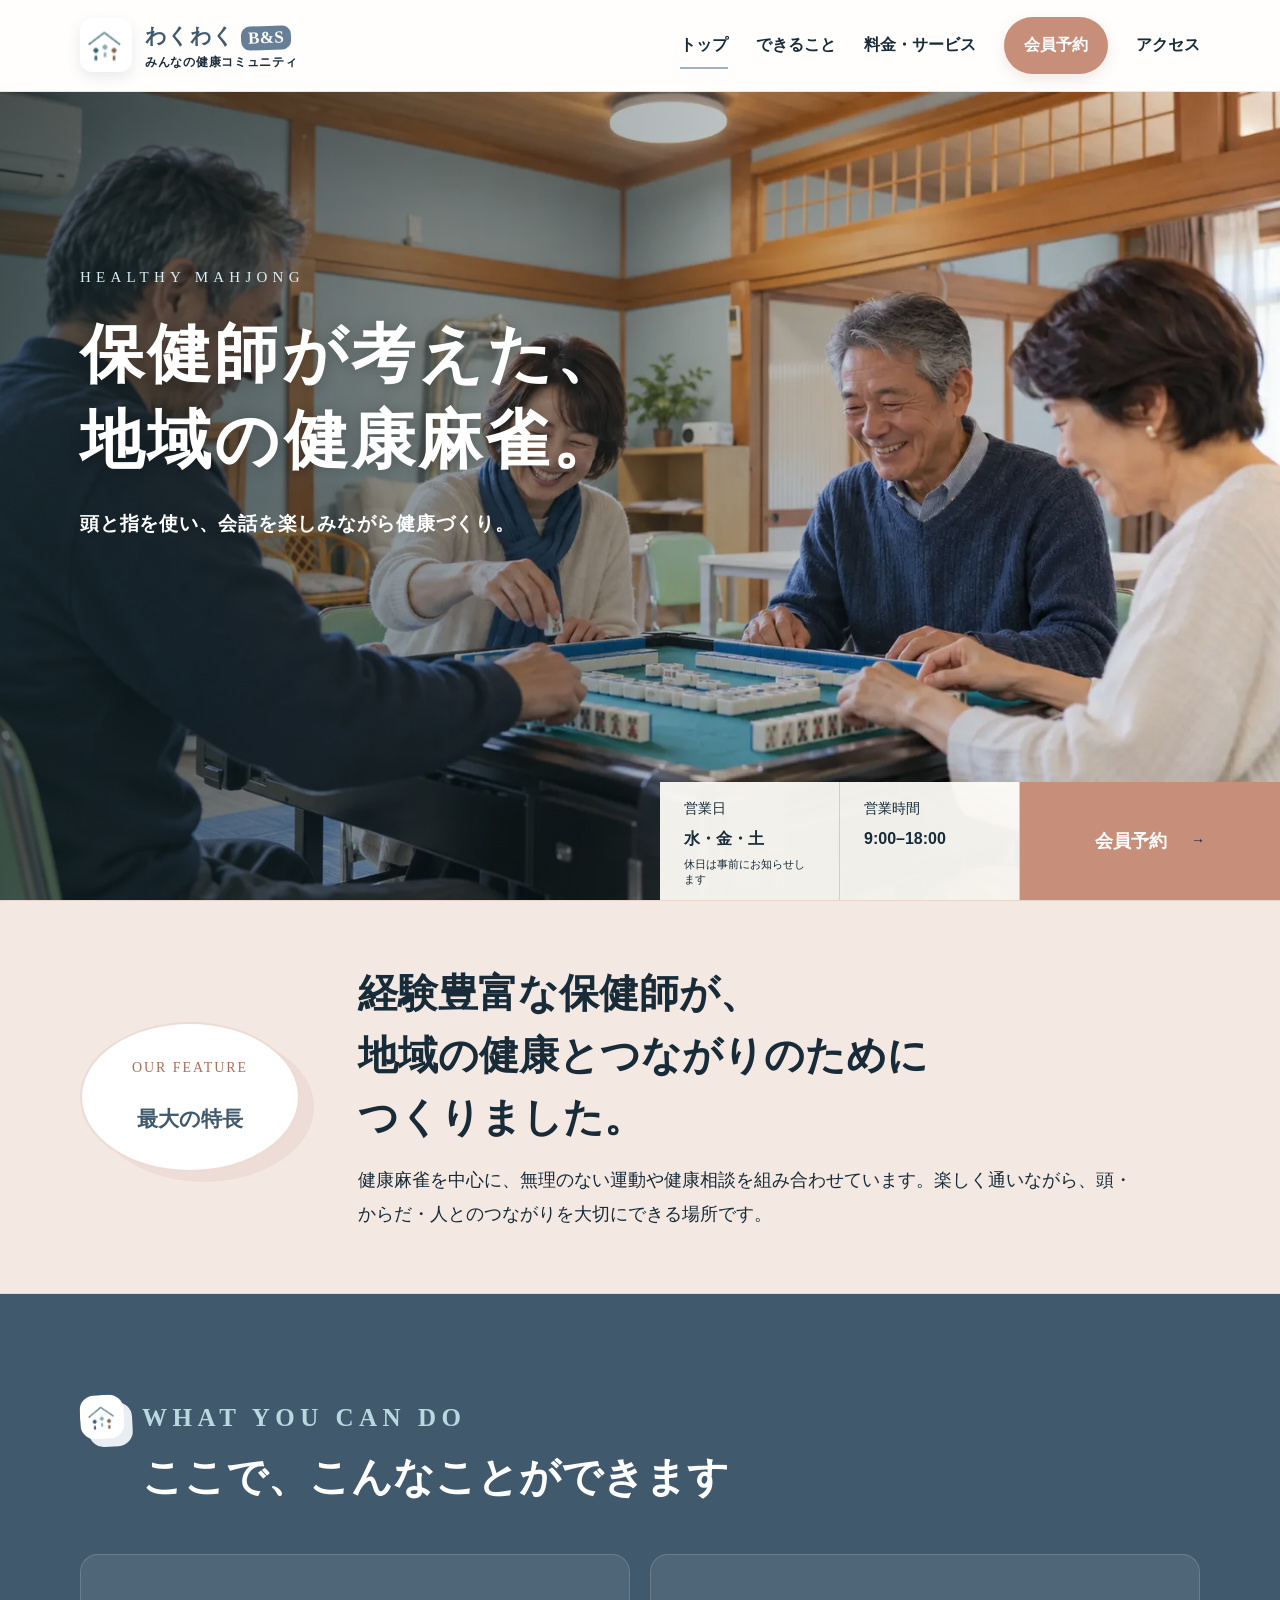
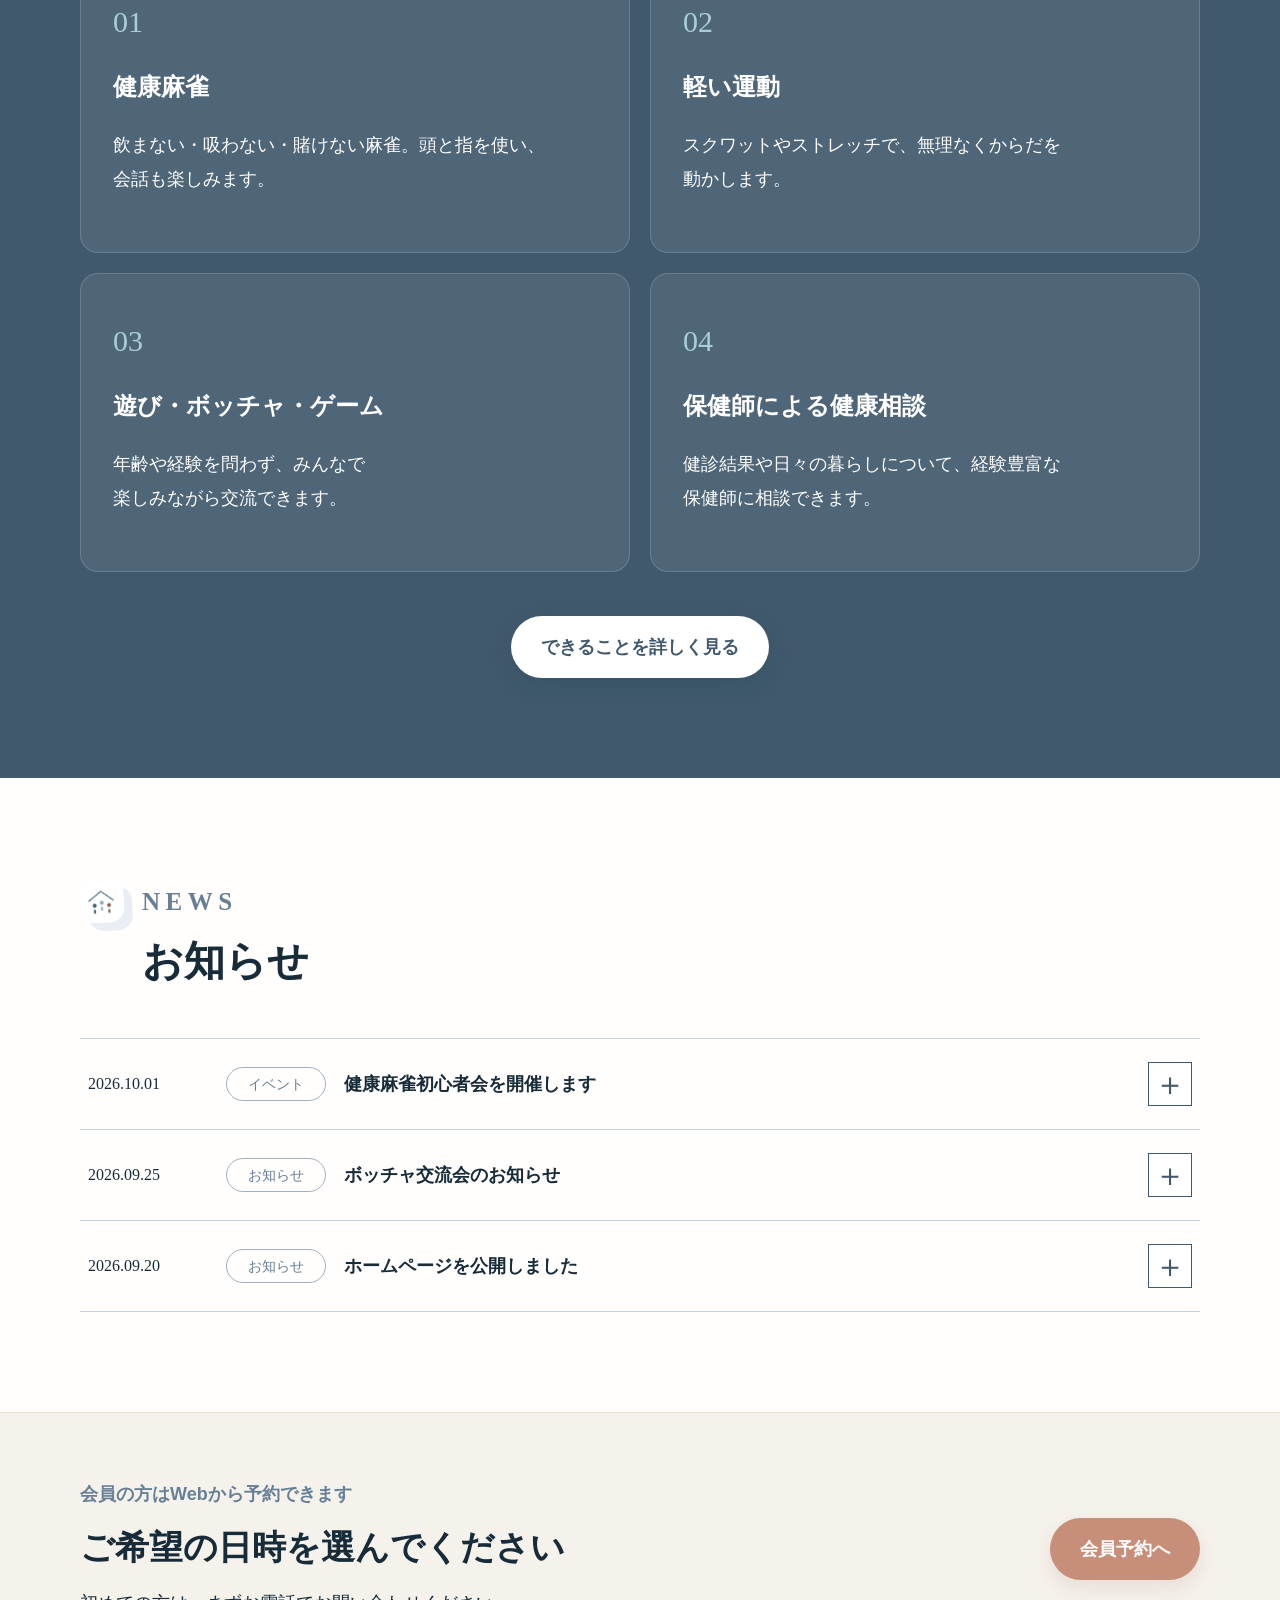
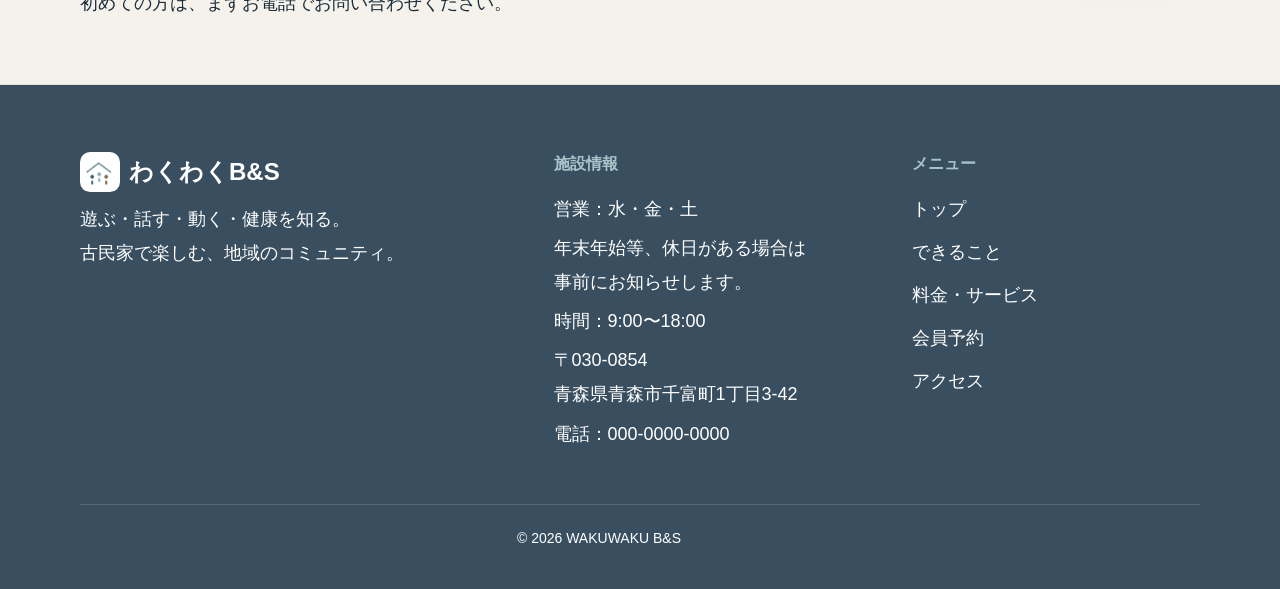
<file: index.html>
<!doctype html>
<html lang="ja">
	<head>
		<meta charset="utf-8">
		<meta name="viewport" content="width=device-width,initial-scale=1">
		<meta name="description" content="遊ぶ・話す・動く・健康を知る。古民家で楽しむ地域コミュニティ施設、わくわくB&S。">
		<title>わくわくB&S｜遊ぶ・つながる・健康になる</title>
		<link rel="icon" type="image/png" href="images/logo.png">
		<link rel="stylesheet" href="css/style.css">
	</head>
	<body data-page="home">
		<a class="skip-link" href="#main">本文へ移動</a>
		<header id="siteHeader"></header>
		<main id="main">
			<section class="hero" aria-label="施設の紹介スライド">
				<div class="hero-slide is-active" data-slide><img class="hero-image" src="images/main01.webp" alt=""
				                                                  fetchpriority="high">
					<div class="hero-copy"><p class="hero-kicker">HEALTHY MAHJONG</p>
						<h1>保健師が考えた、<br>地域の健康麻雀。</h1>
						<p>頭と指を使い、会話を楽しみながら健康づくり。</p></div>
				</div>
				<div class="hero-slide" data-slide><img class="hero-image" src="images/main02.webp" alt=""
				                                        loading="lazy">
					<div class="hero-copy"><p class="hero-kicker">CONNECT</p>
						<h2>世代をこえて、<br>つながる居場所。</h2>
						<p>子どもからシニアまで、自然と笑顔が集まります。</p></div>
				</div>
				<div class="hero-slide" data-slide><img class="hero-image" src="images/main03.webp" alt=""
				                                        loading="lazy">
					<div class="hero-copy"><p class="hero-kicker">MOVE</p>
						<h2>できる範囲で、<br>気持ちよく動く。</h2>
						<p>遊びの合間に、約4分のやさしい体操。</p></div>
				</div>
				<div class="hero-slide" data-slide><img class="hero-image" src="images/main04.webp" alt=""
				                                        loading="lazy">
					<div class="hero-copy"><p class="hero-kicker">ENJOY</p>
						<h2>いくつになっても、<br>夢中になれる。</h2>
						<p>ボッチャで楽しく、からだと心を元気に。</p></div>
				</div>
			<div class="hero-quick">
					<div><span>営業日</span><strong>水・金・土</strong><small>休日は事前にお知らせします</small></div>
					<div><span>営業時間</span><strong>9:00–18:00</strong></div>
					<a href="reservation.html">会員予約 <span>→</span></a>
				</div>
			</section>

			<section class="nurse-feature">
				<div class="wrap nurse-feature-inner">
					<div class="nurse-feature-label"><span>OUR FEATURE</span><strong>最大の特長</strong></div>
					<div><h2>経験豊富な保健師が、<br>地域の健康とつながりのためにつくりました。</h2>
						<p>
							健康麻雀を中心に、無理のない運動や健康相談を組み合わせています。楽しく通いながら、頭・からだ・人とのつながりを大切にできる場所です。</p>
					</div>
				</div>
			</section>

			<section class="activity-preview section">
				<div class="wrap">
					<div class="section-heading light"><p>WHAT YOU CAN DO</p>
						<h2>ここで、こんなことができます</h2></div>
					<div class="activity-cards">
						<article><span>01</span>
							<h3>健康麻雀</h3>
							<p>飲まない・吸わない・賭けない麻雀。頭と指を使い、会話も楽しみます。</p></article>
						<article><span>02</span>
							<h3>軽い運動</h3>
							<p>スクワットやストレッチで、無理なくからだを動かします。</p></article>
						<article><span>03</span>
							<h3>遊び・ボッチャ・ゲーム</h3>
							<p>年齢や経験を問わず、みんなで楽しみながら交流できます。</p></article>
						<article><span>04</span>
							<h3>保健師による健康相談</h3>
							<p>健診結果や日々の暮らしについて、経験豊富な保健師に相談できます。</p></article>
					</div>
					<p class="center"><a class="button button-light" href="activity.html">できることを詳しく見る</a></p>
				</div>
			</section>

			<section class="news section wrap">
				<div class="section-heading"><p>NEWS</p>
					<h2>お知らせ</h2></div>
				<div class="news-list">
					<article class="news-item"><button class="news-summary" type="button" aria-expanded="false" aria-controls="news-detail-1" aria-label="健康麻雀初心者会を開催しますの詳細を開く"><time datetime="2026-10-01">2026.10.01</time><span class="tag">イベント</span><strong>健康麻雀初心者会を開催します</strong><span class="news-toggle" aria-hidden="true">＋</span></button><div class="news-detail" id="news-detail-1" hidden><p>
							健康麻雀が初めての方を対象に、牌の持ち方や基本ルールからゆっくりご案内します。参加日時や定員などの詳細は、決まり次第こちらでお知らせします。</p>
						</div></article>
					<article class="news-item"><button class="news-summary" type="button" aria-expanded="false" aria-controls="news-detail-2" aria-label="ボッチャ交流会のお知らせの詳細を開く"><time datetime="2026-09-25">2026.09.25</time><span class="tag">お知らせ</span><strong>ボッチャ交流会のお知らせ</strong><span class="news-toggle" aria-hidden="true">＋</span></button><div class="news-detail" id="news-detail-2" hidden><p>
							年齢や運動経験を問わず楽しめるボッチャ交流会を予定しています。ご家族やお友達と一緒の参加も歓迎します。開催時間などは後日ご案内します。</p>
						</div></article>
					<article class="news-item"><button class="news-summary" type="button" aria-expanded="false" aria-controls="news-detail-3" aria-label="ホームページを公開しましたの詳細を開く"><time datetime="2026-09-20">2026.09.20</time><span class="tag">お知らせ</span><strong>ホームページを公開しました</strong><span class="news-toggle" aria-hidden="true">＋</span></button><div class="news-detail" id="news-detail-3" hidden><p>わくわくB&amp;Sの活動内容、料金、会員予約、アクセスをご確認いただけます。最新のお知らせや営業日の変更も、このページで随時ご案内します。</p>
						</div></article>
				</div>
			</section>

			<section class="visit-cta">
				<div class="wrap visit-grid">
					<div><p>会員の方はWebから予約できます</p>
						<h2>ご希望の日時を選んでください</h2><span>初めての方は、まずお電話でお問い合わせください。</span>
					</div>
					<a class="button" href="reservation.html">会員予約へ</a></div>
			</section>
		</main>
		<footer id="siteFooter"></footer>
		<script src="js/main.js"></script>
	</body>
</html>
</file>
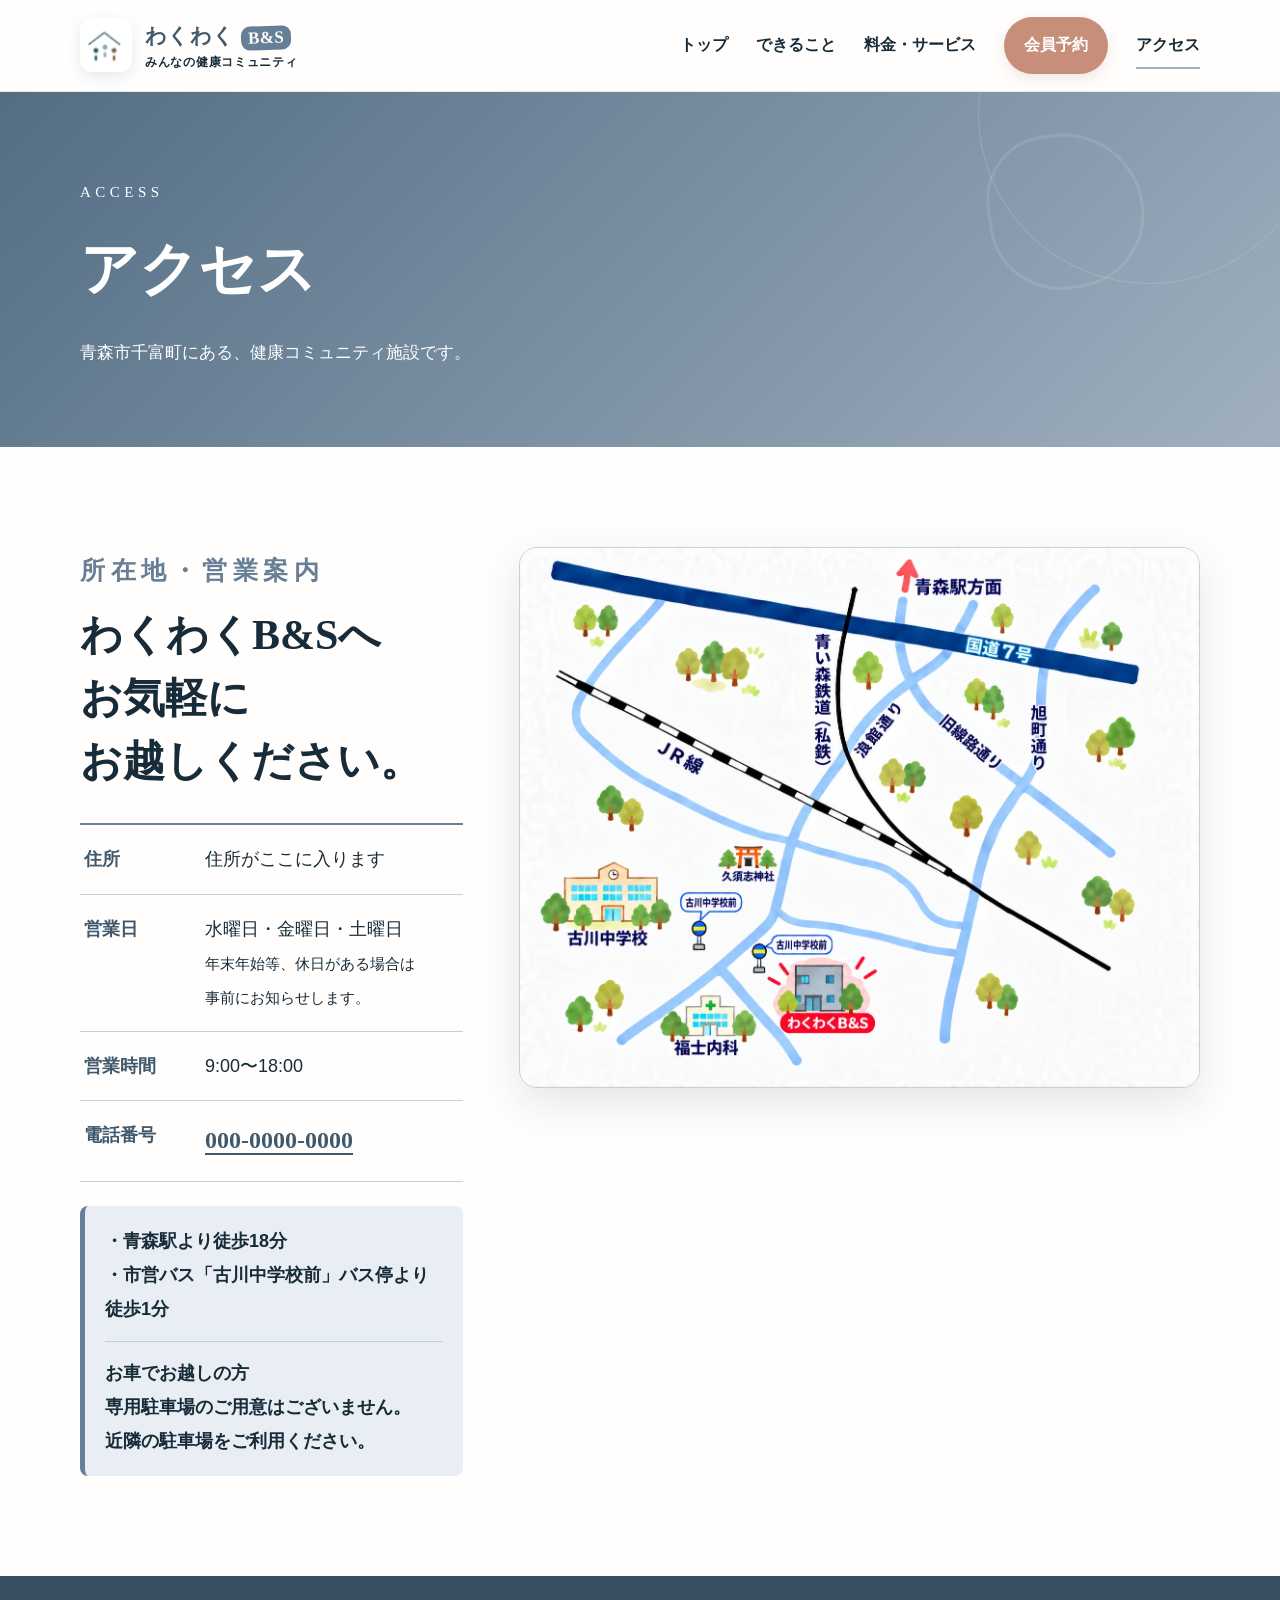
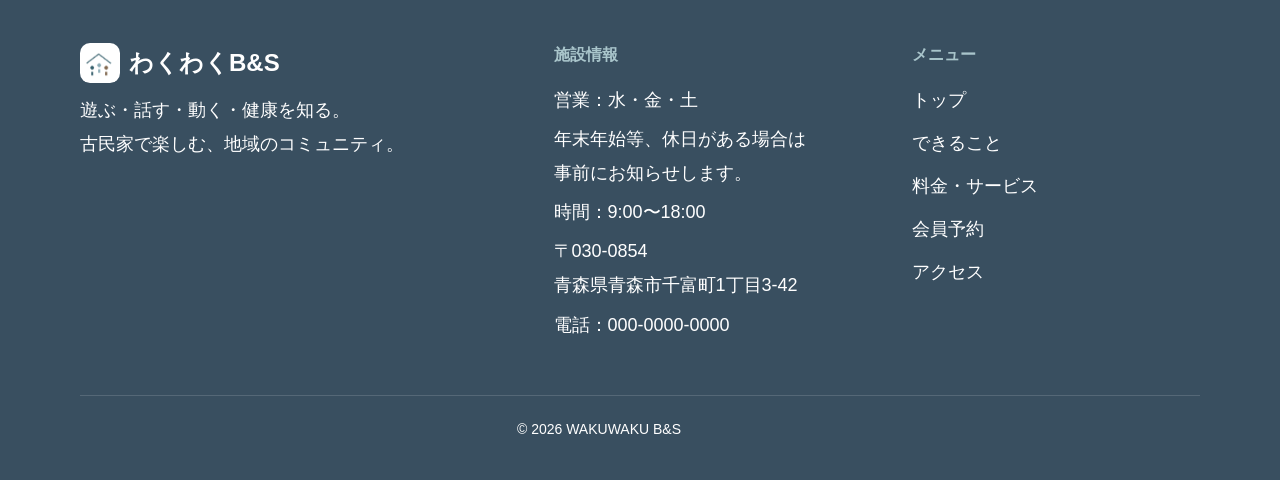
<file: access.html>
<!doctype html>
<html lang="ja">
	<head>
		<meta charset="utf-8">
		<meta name="viewport" content="width=device-width,initial-scale=1">
		<meta name="description" content="わくわくB&Sへのアクセス、所在地、営業日時のご案内。">
		<title>アクセス｜わくわくB&S</title>
		<link rel="icon" type="image/png" href="images/logo.png">
		<link rel="stylesheet" href="css/style.css">
	</head>
	<body data-page="access"><a class="skip-link" href="#main">本文へ移動</a>
		<header id="siteHeader"></header>
		<main id="main">
			<section class="page-hero">
				<div class="wrap"><p>ACCESS</p>
					<h1>アクセス</h1><span>青森市千富町にある、健康コミュニティ施設です。</span></div>
			</section>
			<section class="section wrap access-layout">
				<div class="access-copy"><p class="eyebrow">所在地・営業案内</p>
					<h2>わくわくB&Sへ<br>お気軽にお越しください。</h2>
					<dl class="access-info">
						<div>
							<dt>住所</dt>
							<dd>住所がここに入ります</dd>
						</div>
						<div>
							<dt>営業日</dt>
							<dd>
								水曜日・金曜日・土曜日<br><small>年末年始等、休日がある場合は事前にお知らせします。</small>
							</dd>
						</div>
						<div>
							<dt>営業時間</dt>
							<dd>9:00〜18:00</dd>
						</div>
						<div>
							<dt>電話番号</dt>
							<dd><a class="access-phone" href="tel:0000000000">000-0000-0000</a></dd>
						</div>
					</dl>
					<div class="access-note"><p>・青森駅より徒歩18分<br>・市営バス「古川中学校前」バス停より徒歩1分</p>
						<p><strong>お車でお越しの方</strong><br>専用駐車場のご用意はございません。近隣の駐車場をご利用ください。
						</p></div>
				</div>
				<figure class="access-map"><img src="images/access-map-v2.webp"
				                                alt="わくわくB&amp;S周辺のイラスト地図。古川中学校前バス停から施設までの位置関係を示しています。"
				                                width="1407" height="1118"></figure>
			</section>
		</main>
		<footer id="siteFooter"></footer>
		<script src="js/main.js"></script>
	</body>
</html>
</file>
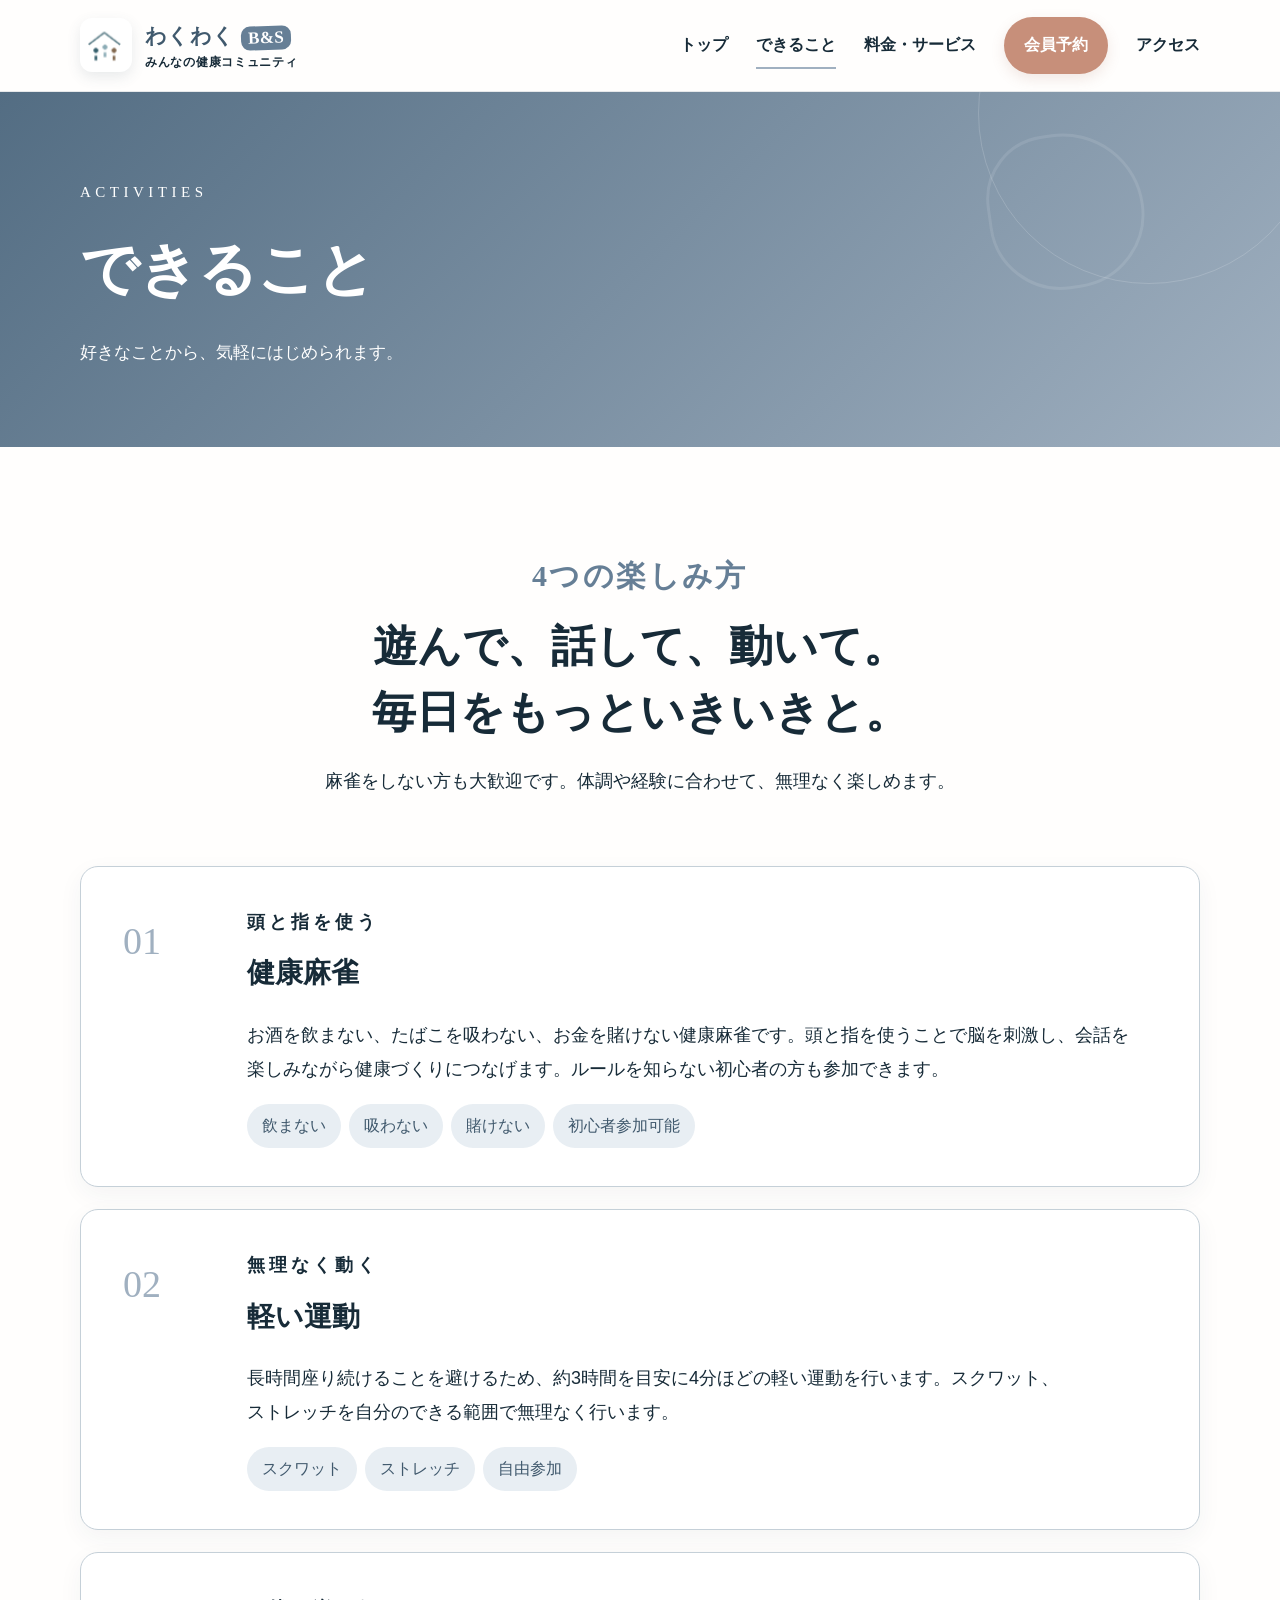
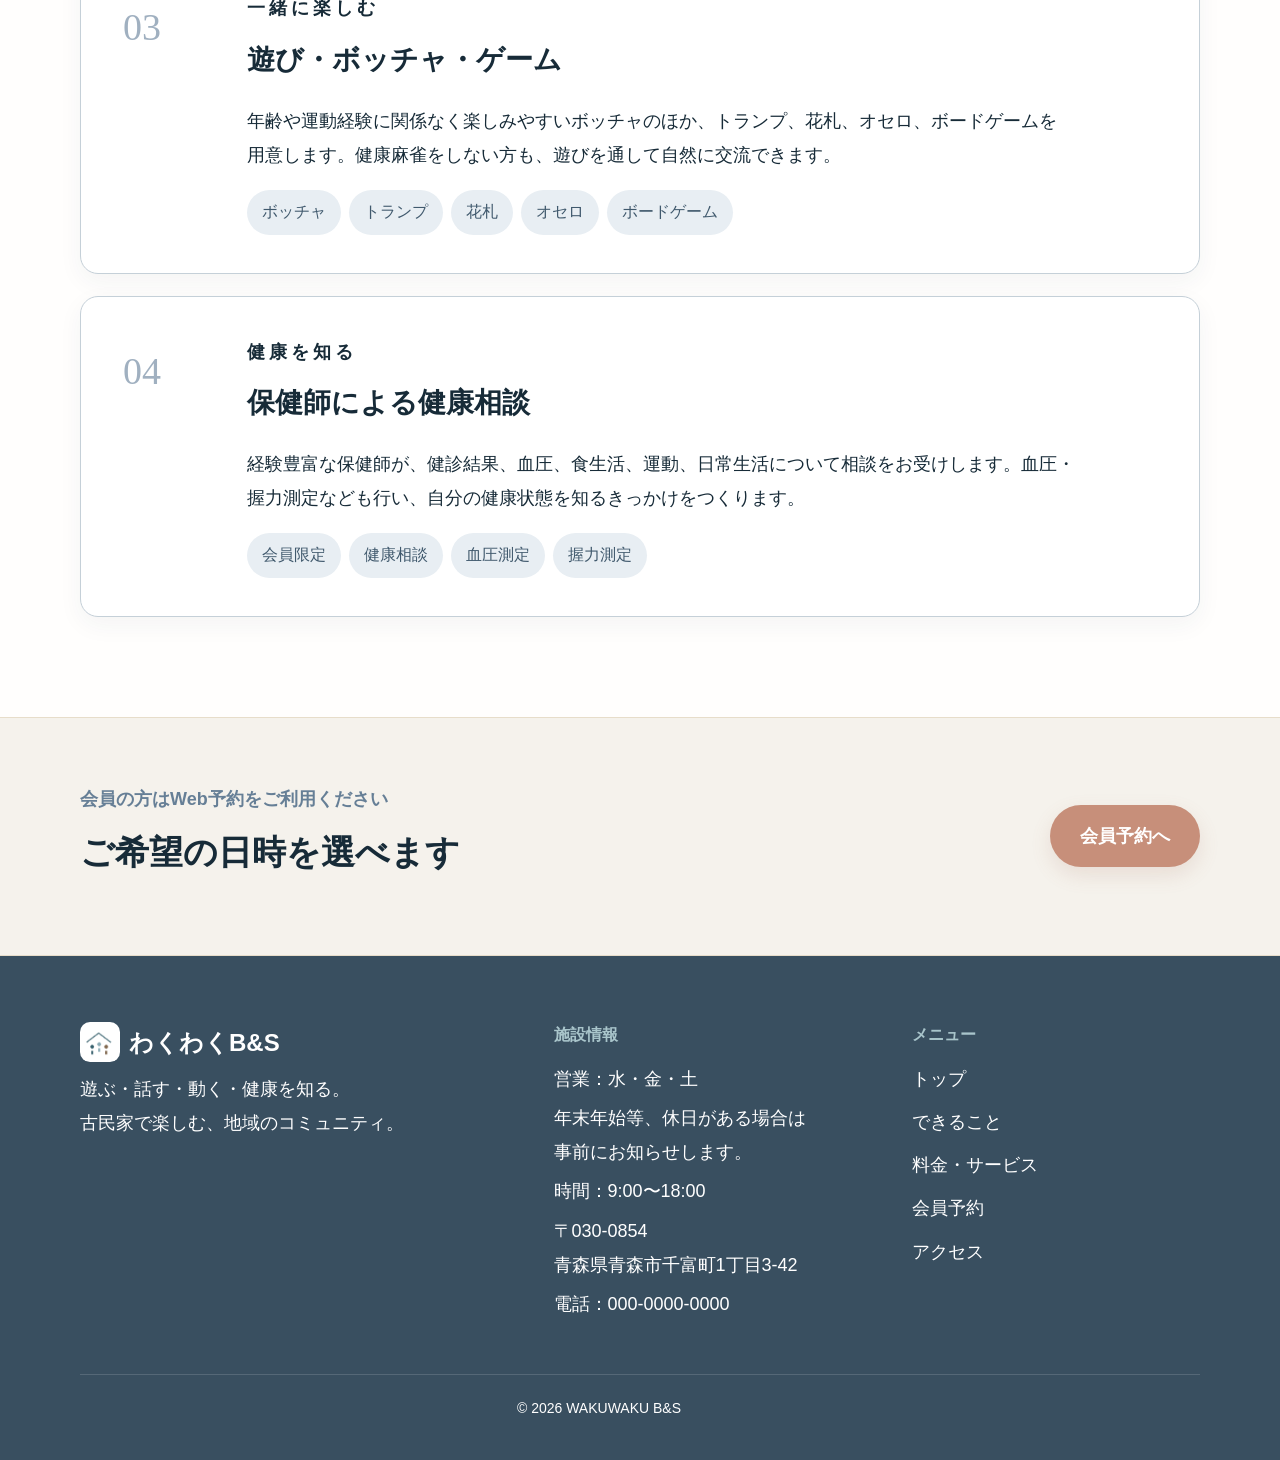
<file: activity.html>
<!doctype html>
<html lang="ja">
	<head>
		<meta charset="utf-8">
		<meta name="viewport" content="width=device-width,initial-scale=1">
		<meta name="description" content="健康麻雀、ゲーム、軽い運動、ボッチャ、健康相談など、わくわくB&Sでできること。">
		<title>できること｜わくわくB&S</title>
		<link rel="icon" type="image/png" href="images/logo.png">
		<link rel="stylesheet" href="css/style.css">
	</head>
	<body data-page="activity"><a class="skip-link" href="#main">本文へ移動</a>
		<header id="siteHeader"></header>
		<main id="main">
			<section class="page-hero">
				<div class="wrap"><p>ACTIVITIES</p>
					<h1>できること</h1><span>好きなことから、気軽にはじめられます。</span></div>
			</section>
			<section class="section wrap">
				<div class="page-intro"><p class="eyebrow activity-kicker">4つの楽しみ方</p>
					<h2>遊んで、話して、動いて。<br>毎日をもっといきいきと。</h2>
					<p>麻雀をしない方も大歓迎です。体調や経験に合わせて、無理なく楽しめます。</p></div>
				<div class="feature-list">
					<article>
						<div class="feature-number">01</div>
						<div><p class="eyebrow">頭と指を使う</p>
							<h3>健康麻雀</h3>
							<p>
								お酒を飲まない、たばこを吸わない、お金を賭けない健康麻雀です。頭と指を使うことで脳を刺激し、会話を楽しみながら健康づくりにつなげます。ルールを知らない初心者の方も参加できます。</p>
							<ul class="chip-list">
								<li>飲まない</li>
								<li>吸わない</li>
								<li>賭けない</li>
								<li>初心者参加可能</li>
							</ul>
						</div>
					</article>
					<article>
						<div class="feature-number">02</div>
						<div><p class="eyebrow">無理なく動く</p>
							<h3>軽い運動</h3>
							<p>
								長時間座り続けることを避けるため、約3時間を目安に4分ほどの軽い運動を行います。スクワット、ストレッチを自分のできる範囲で無理なく行います。</p>
							<ul class="chip-list">
								<li>スクワット</li>
								<li>ストレッチ</li>
								<li>自由参加</li>
							</ul>
						</div>
					</article>
					<article>
						<div class="feature-number">03</div>
						<div><p class="eyebrow">一緒に楽しむ</p>
							<h3>遊び・ボッチャ・ゲーム</h3>
							<p>
								年齢や運動経験に関係なく楽しみやすいボッチャのほか、トランプ、花札、オセロ、ボードゲームを用意します。健康麻雀をしない方も、遊びを通して自然に交流できます。</p>
							<ul class="chip-list">
								<li>ボッチャ</li>
								<li>トランプ</li>
								<li>花札</li>
								<li>オセロ</li>
								<li>ボードゲーム</li>
							</ul>
						</div>
					</article>
					<article>
						<div class="feature-number">04</div>
						<div><p class="eyebrow">健康を知る</p>
							<h3>保健師による健康相談</h3>
							<p>
								経験豊富な保健師が、健診結果、血圧、食生活、運動、日常生活について相談をお受けします。血圧・握力測定なども行い、自分の健康状態を知るきっかけをつくります。</p>
							<ul class="chip-list">
								<li>会員限定</li>
								<li>健康相談</li>
								<li>血圧測定</li>
								<li>握力測定</li>
							</ul>
						</div>
					</article>
				</div>
			</section>
			<section class="visit-cta">
				<div class="wrap visit-grid">
					<div><p>会員の方はWeb予約をご利用ください</p>
						<h2>ご希望の日時を選べます</h2></div>
					<a class="button" href="reservation.html">会員予約へ</a></div>
			</section>
		</main>
		<footer id="siteFooter"></footer>
		<script src="js/main.js"></script>
	</body>
</html>
</file>
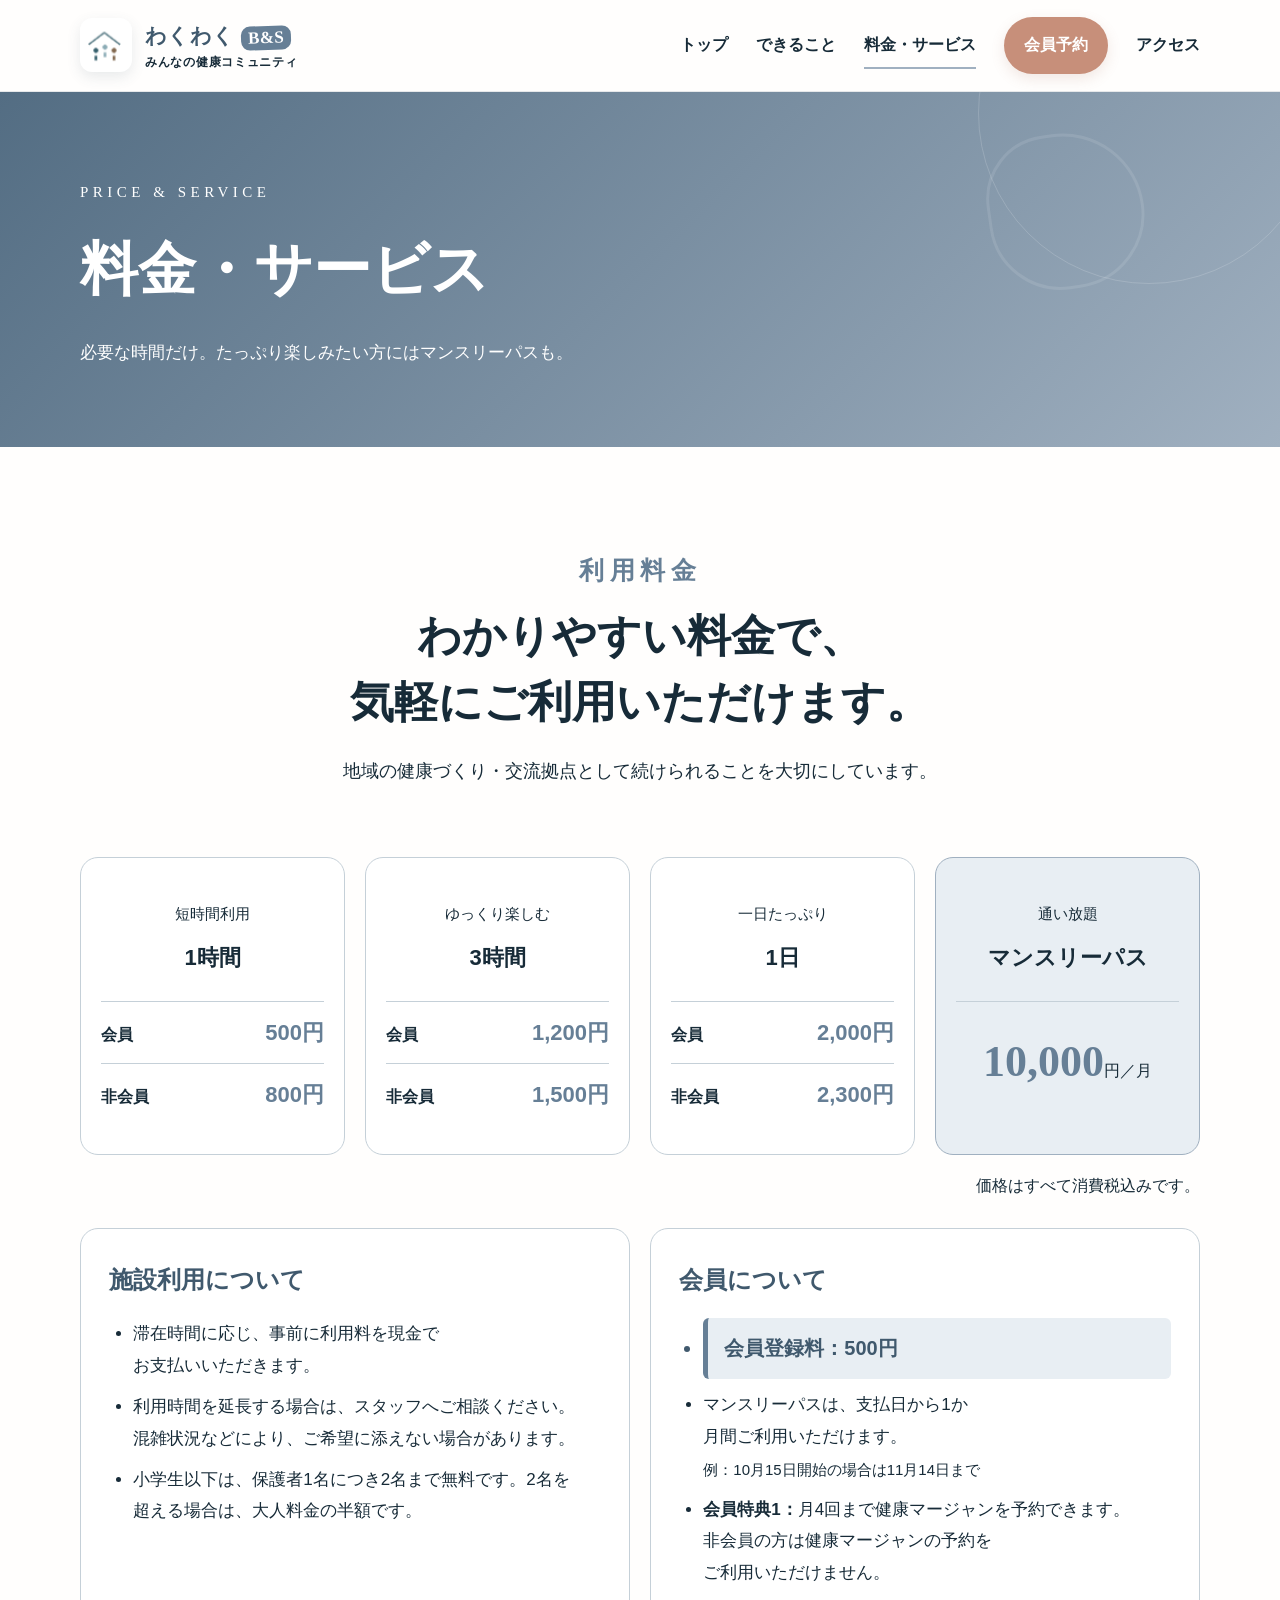
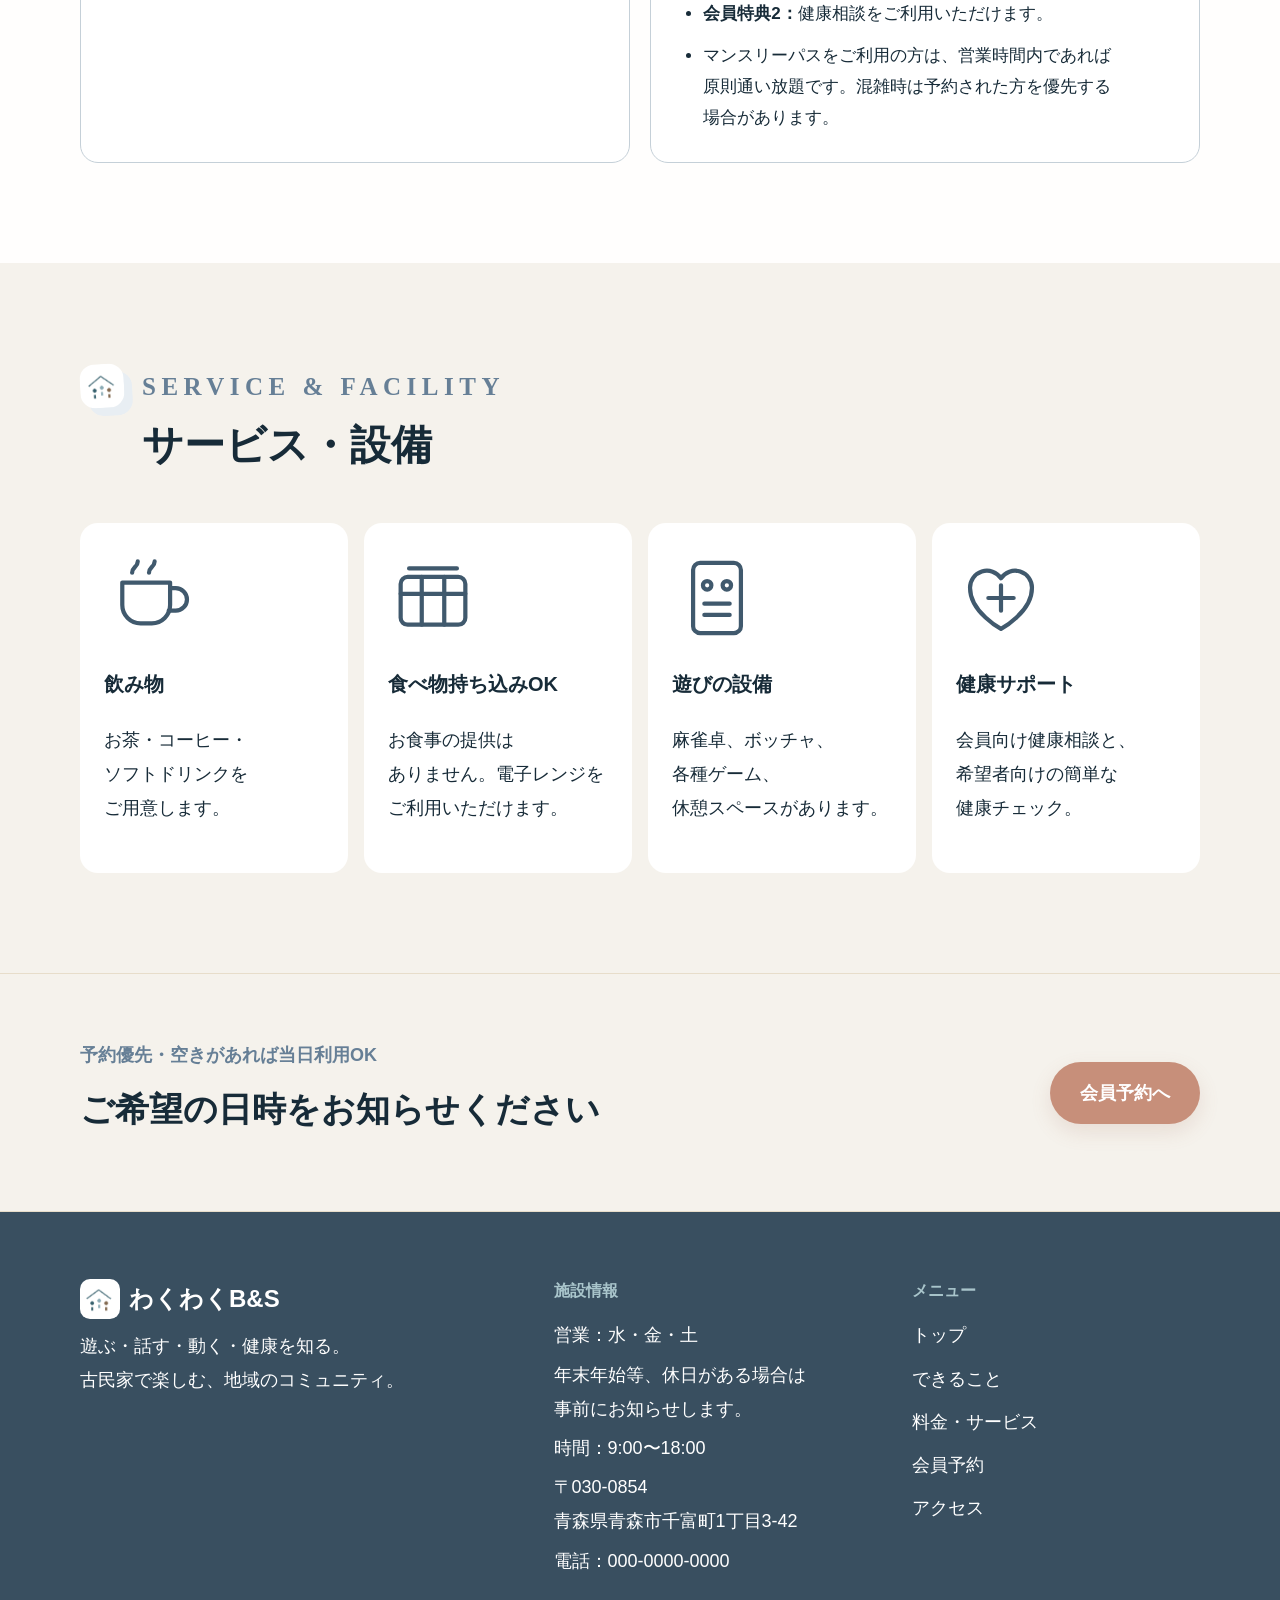
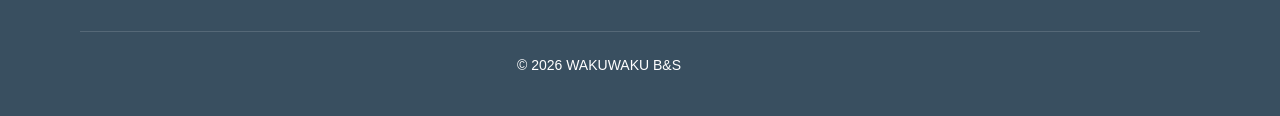
<file: price.html>
<!doctype html>
<html lang="ja">
	<head>
		<meta charset="utf-8">
		<meta name="viewport" content="width=device-width,initial-scale=1">
		<meta name="description" content="わくわくB&Sの利用料金、会員制度、飲み物や設備のご案内。">
		<title>料金・サービス｜わくわくB&S</title>
		<link rel="icon" type="image/png" href="images/logo.png">
		<link rel="stylesheet" href="css/style.css">
	</head>
	<body data-page="price"><a class="skip-link" href="#main">本文へ移動</a>
		<header id="siteHeader"></header>
		<main id="main">
			<section class="page-hero">
				<div class="wrap"><p>PRICE & SERVICE</p>
					<h1>料金・サービス</h1><span>必要な時間だけ。たっぷり楽しみたい方にはマンスリーパスも。</span></div>
			</section>
			<section class="section wrap">
				<div class="page-intro"><p class="eyebrow">利用料金</p>
					<h2>わかりやすい料金で、<br>気軽にご利用いただけます。</h2>
					<p>地域の健康づくり・交流拠点として続けられることを大切にしています。</p></div>
				<div class="price-grid">
					<article><span>短時間利用</span>
						<h3>1時間</h3>
						<dl class="price-tier"><div><dt>会員</dt><dd>500円</dd></div><div><dt>非会員</dt><dd>800円</dd></div></dl></article>
					<article><span>ゆっくり楽しむ</span>
						<h3>3時間</h3>
						<dl class="price-tier"><div><dt>会員</dt><dd>1,200円</dd></div><div><dt>非会員</dt><dd>1,500円</dd></div></dl></article>
					<article><span>一日たっぷり</span>
						<h3>1日</h3>
						<dl class="price-tier"><div><dt>会員</dt><dd>2,000円</dd></div><div><dt>非会員</dt><dd>2,300円</dd></div></dl></article>
					<article class="monthly-pass"><span>通い放題</span>
						<h3>マンスリーパス</h3>
						<p class="monthly-price"><strong>10,000</strong><small>円／月</small></p></article>
				</div>
				<p class="price-tax">価格はすべて消費税込みです。</p>
				<div class="price-guide">
					<section aria-labelledby="facility-use-title">
						<h2 id="facility-use-title">施設利用について</h2>
						<ul>
							<li>滞在時間に応じ、事前に利用料を現金でお支払いいただきます。</li>
							<li>利用時間を延長する場合は、スタッフへご相談ください。混雑状況などにより、ご希望に添えない場合があります。</li>
							<li>小学生以下は、保護者1名につき2名まで無料です。2名を超える場合は、大人料金の半額です。</li>
						</ul>
					</section>
					<section aria-labelledby="membership-title">
						<h2 id="membership-title">会員について</h2>
						<ul>
							<li class="registration-fee"><strong>会員登録料：500円</strong></li>
							<li>マンスリーパスは、支払日から1か月間ご利用いただけます。<span class="example">例：10月15日開始の場合は11月14日まで</span></li>
							<li><strong>会員特典1：</strong>月4回まで健康マージャンを予約できます。非会員の方は健康マージャンの予約をご利用いただけません。</li>
							<li><strong>会員特典2：</strong>健康相談をご利用いただけます。</li>
							<li>マンスリーパスをご利用の方は、営業時間内であれば原則通い放題です。混雑時は予約された方を優先する場合があります。</li>
						</ul>
					</section>
				</div>
			</section>
			<section class="section services">
				<div class="wrap">
					<div class="section-heading"><p>SERVICE & FACILITY</p>
						<h2>サービス・設備</h2></div>
					<div class="service-grid">
						<article>
							<svg class="service-icon" viewBox="0 0 64 64" aria-hidden="true">
								<path d="M13 21h34v16a13 13 0 0 1-13 13h-8a13 13 0 0 1-13-13V21Z"/>
								<path d="M47 25h4a8 8 0 0 1 0 16h-5M20 14c0-4 4-4 4-8m8 8c0-4 4-4 4-8"/>
							</svg>
							<h3>飲み物</h3>
							<p>お茶・コーヒー・ソフトドリンクをご用意します。</p></article>
						<article>
							<svg class="service-icon" viewBox="0 0 64 64" aria-hidden="true">
								<rect x="9" y="17" width="46" height="34" rx="5"/>
								<path d="M9 29h46M24 17v34M40 17v34M15 11h34"/>
							</svg>
							<h3>食べ物持ち込みOK</h3>
							<p>お食事の提供はありません。電子レンジをご利用いただけます。</p></article>
						<article>
							<svg class="service-icon" viewBox="0 0 64 64" aria-hidden="true">
								<rect x="15" y="7" width="34" height="50" rx="5"/>
								<circle cx="25" cy="23" r="3"/>
								<circle cx="39" cy="23" r="3"/>
								<path d="M23 36h18M23 44h18"/>
							</svg>
							<h3>遊びの設備</h3>
							<p>麻雀卓、ボッチャ、各種ゲーム、休憩スペースがあります。</p></article>
						<article>
							<svg class="service-icon" viewBox="0 0 64 64" aria-hidden="true">
								<path d="M32 54S10 42 10 25a12 12 0 0 1 22-7 12 12 0 0 1 22 7c0 17-22 29-22 29Z"/>
								<path d="M32 23v18M23 32h18"/>
							</svg>
							<h3>健康サポート</h3>
							<p>会員向け健康相談と、希望者向けの簡単な健康チェック。</p></article>
					</div>
				</div>
			</section>
			<section class="visit-cta">
				<div class="wrap visit-grid">
					<div><p>予約優先・空きがあれば当日利用OK</p>
						<h2>ご希望の日時をお知らせください</h2></div>
					<a class="button" href="reservation.html">会員予約へ</a></div>
			</section>
		</main>
		<footer id="siteFooter"></footer>
		<script src="js/main.js"></script>
	</body>
</html>
</file>
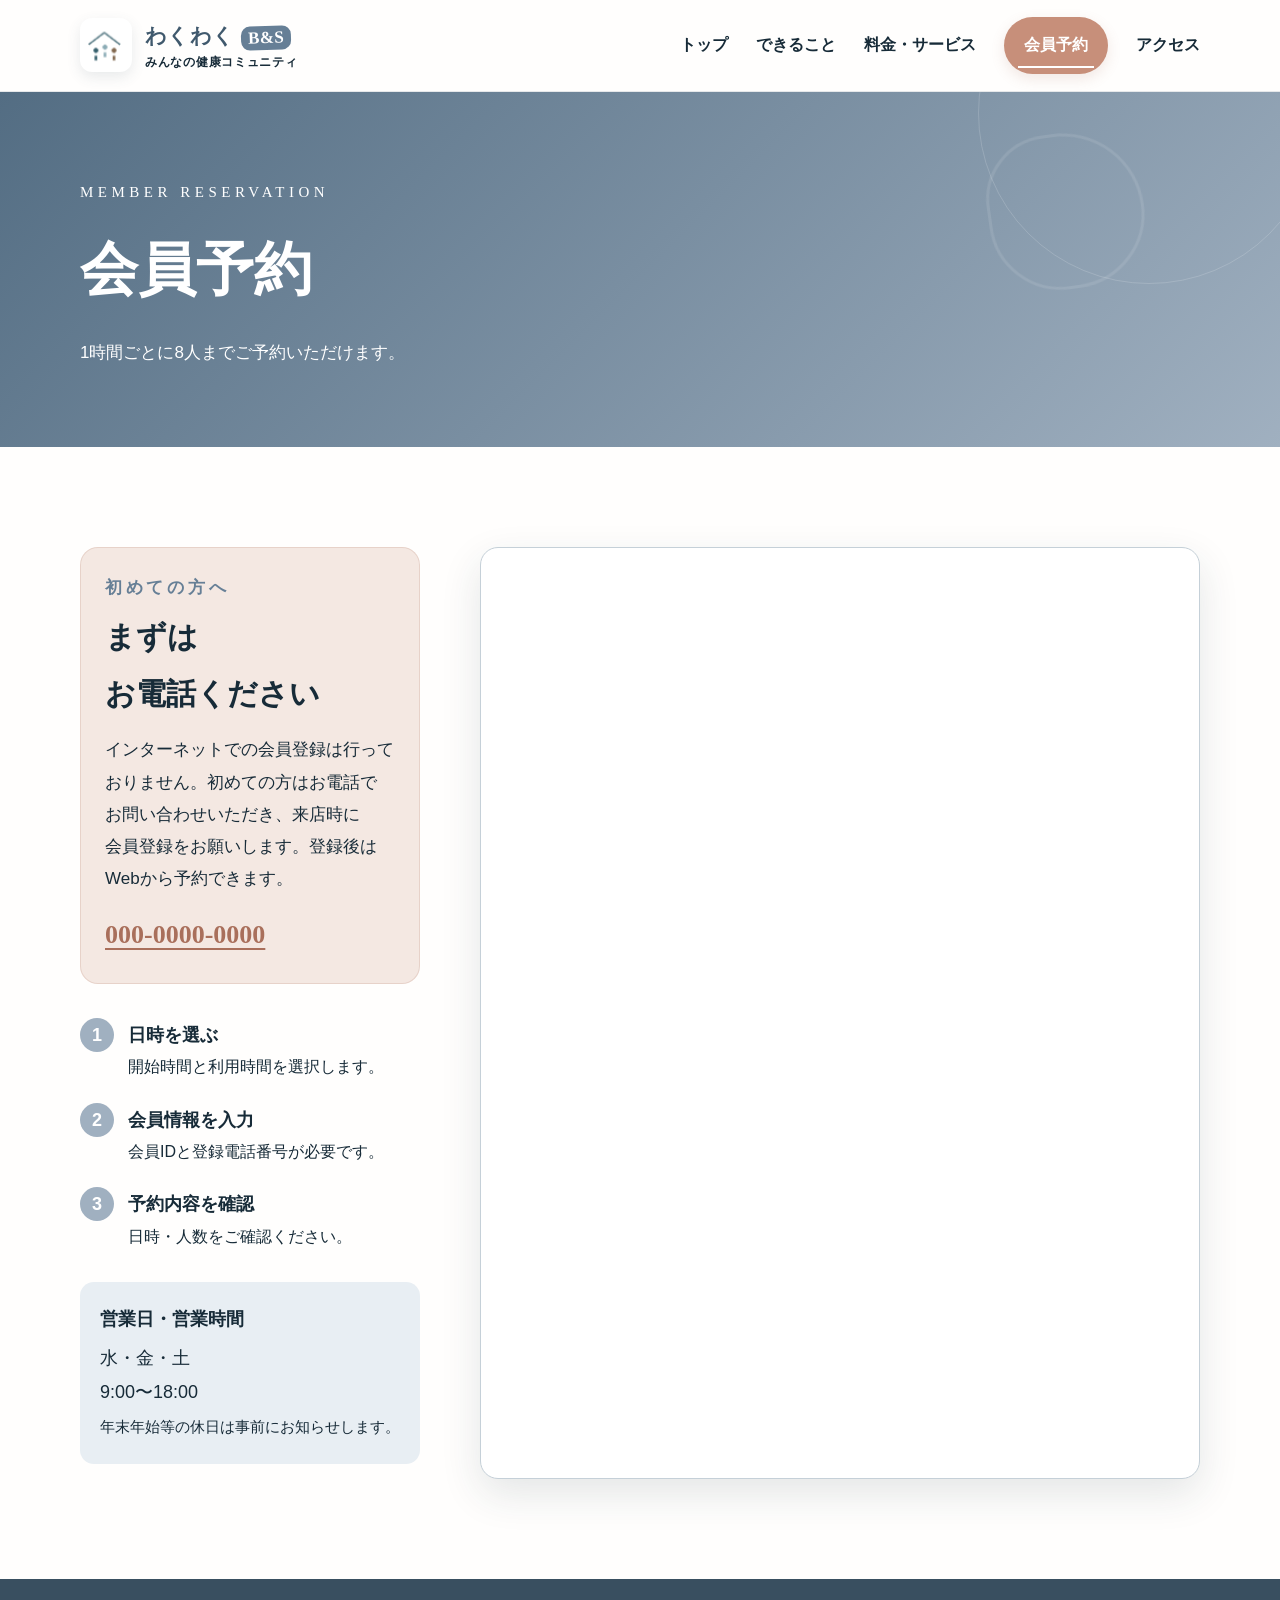
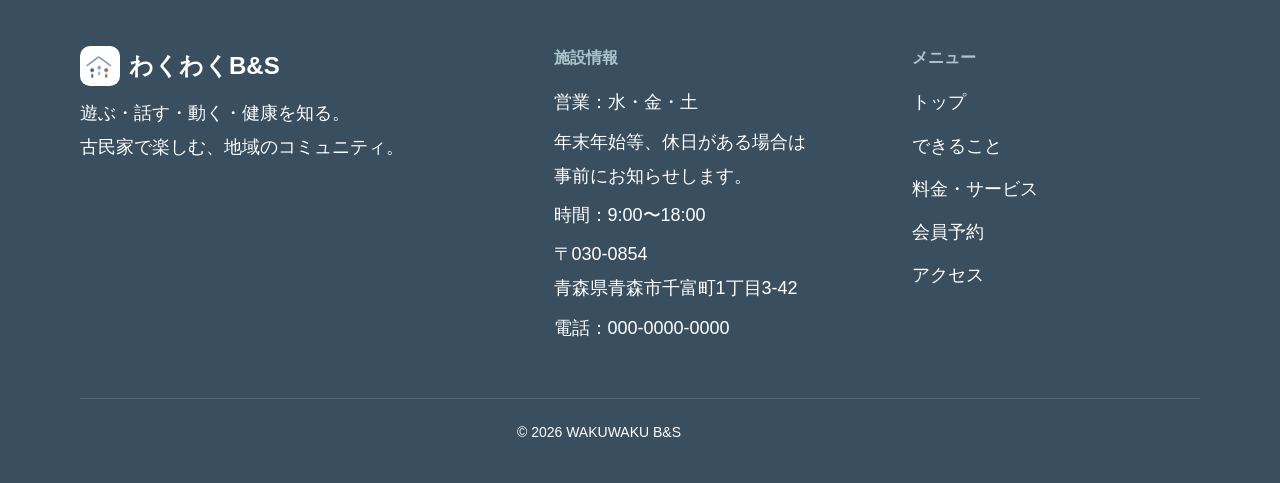
<file: reservation.html>
<!doctype html>
<html lang="ja">
	<head>
		<meta charset="utf-8">
		<meta name="viewport" content="width=device-width,initial-scale=1">
		<meta name="description" content="わくわくB&S会員専用の来店予約。">
		<title>会員予約｜わくわくB&S</title>
		<link rel="icon" type="image/png" href="images/logo.png">
		<link rel="stylesheet" href="css/style.css">
	</head>
	<body data-page="reservation"><a class="skip-link" href="#main">本文へ移動</a>
		<header id="siteHeader"></header>
		<main id="main">
			<section class="page-hero">
				<div class="wrap"><p>MEMBER RESERVATION</p>
					<h1>会員予約</h1><span>1時間ごとに8人までご予約いただけます。</span></div>
			</section>
			<section class="section wrap form-layout">
				<aside class="form-guide">
					<div class="first-user-notice"><p class="eyebrow">初めての方へ</p>
						<h2>まずはお電話ください</h2>
						<p>
							インターネットでの会員登録は行っておりません。初めての方はお電話でお問い合わせいただき、来店時に会員登録をお願いします。登録後はWebから予約できます。</p>
						<a class="guide-phone" href="tel:0000000000">000-0000-0000</a></div>
					<ol>
						<li>
							<b>1</b><span><strong>日時を選ぶ</strong><small>開始時間と利用時間を選択します。</small></span>
						</li>
						<li><b>2</b><span><strong>会員情報を入力</strong><small>会員IDと登録電話番号が必要です。</small></span>
						</li>
						<li>
							<b>3</b><span><strong>予約内容を確認</strong><small>日時・人数をご確認ください。</small></span>
						</li>
					</ol>
					<div class="mini-info"><b>営業日・営業時間</b>
						<p>水・金・土<br>9:00〜18:00</p><small>年末年始等の休日は事前にお知らせします。</small></div>
				</aside>
				<div class="main-form">
					<iframe title="健康麻雀 会員予約フォーム" src="https://select-type.com/rsv/?id=LL-XxBVCZ3A&w_flg=1" frameborder="0" style="display:block;width:100%;height:850px;border:0;" loading="lazy"></iframe>
				</div>
			</section>
		</main>
		<footer id="siteFooter"></footer>
		<script src="js/main.js"></script>
	</body>
</html>
</file>
<file: css/style.css>
:root {
    --blue: #6f9faf;
    --blue-dark: #315e6d;
    --blue-deep: #214653;
    --blue-pale: #dcebee;
    --cream: #f6f1e7;
    --paper: #fffdf8;
    --brown: #694f3c;
    --ink: #26363a;
    --muted: #657579;
    --line: #d9dedb;
    --radius: 18px;
    --shadow: 0 15px 40px rgba(36, 58, 63, .12);
    --wrap: min(1120px, calc(100% - 40px))
}

* {
    box-sizing: border-box
}

html {
    scroll-behavior: smooth
}

body {
    margin: 0;
    color: var(--ink);
    background: var(--paper);
    font-family: "Yu Gothic", "Hiragino Kaku Gothic ProN", Meiryo, sans-serif;
    font-size: 16px;
    line-height: 1.8
}

img {
    max-width: 100%;
    display: block
}

a {
    color: inherit;
    text-decoration: none
}

button, input, select, textarea {
    font: inherit
}

.wrap {
    width: var(--wrap);
    margin-inline: auto
}

.skip-link {
    position: fixed;
    z-index: 999;
    left: 16px;
    top: -80px;
    background: #fff;
    padding: 12px 18px
}

.skip-link:focus {
    top: 12px
}

.site-header {
    height: 92px;
    background: rgba(255, 253, 248, .96);
    display: flex;
    align-items: center;
    position: relative;
    z-index: 50;
    border-bottom: 1px solid rgba(49, 94, 109, .1)
}

.header-inner {
    width: var(--wrap);
    margin: auto;
    display: flex;
    align-items: center;
    gap: 32px
}

.logo {
    display: flex;
    align-items: center;
    gap: 11px;
    margin-right: auto;
    color: var(--blue-deep)
}

.logo-mark {
    width: 45px;
    height: 45px;
    border-radius: 14px;
    background: var(--blue);
    display: grid;
    place-items: center;
    color: #fff;
    font-weight: 700;
    font-size: 21px
}

.logo strong {
    font-size: 20px;
    letter-spacing: .03em
}

.logo small {
    display: block;
    font-size: 10px;
    color: var(--muted);
    line-height: 1.2;
    letter-spacing: .08em
}

.global-nav {
    display: flex;
    align-items: center;
    gap: 28px
}

.global-nav a {
    font-weight: 700;
    font-size: 15px;
    position: relative;
    white-space: nowrap
}

.global-nav a::after {
    content: "";
    height: 2px;
    background: var(--blue);
    position: absolute;
    left: 0;
    right: 100%;
    bottom: -8px;
    transition: .25s
}

.global-nav a:hover::after, .global-nav a[aria-current="page"]::after {
    right: 0
}

.header-reserve {
    background: var(--blue-dark);
    color: #fff !important;
    padding: 13px 20px;
    border-radius: 999px
}

.header-reserve::after {
    display: none
}

.menu-toggle {
    display: none;
    border: 0;
    background: transparent;
    width: 48px;
    height: 48px;
    font-size: 24px
}

.hero {
    height: calc(100vh - 92px);
    min-height: 650px;
    max-height: 820px;
    position: relative;
    overflow: hidden;
    background: #244
}

.hero-slide {
    position: absolute;
    inset: 0;
    opacity: 0;
    visibility: hidden;
    transform: scale(1.03);
    transition: opacity .9s, transform 6s;
    background-image: linear-gradient(90deg, rgba(16, 34, 38, .7) 0%, rgba(17, 38, 43, .32) 43%, rgba(17, 38, 43, 0) 72%), var(--hero);
    background-size: cover;
    background-position: center
}

.hero-slide.is-active {
    opacity: 1;
    visibility: visible;
    transform: scale(1)
}

.hero-copy {
    width: var(--wrap);
    margin: auto;
    padding-top: clamp(130px, 19vh, 200px);
    color: #fff
}

.hero-kicker {
    font-family: Georgia, serif;
    font-size: 14px;
    letter-spacing: .35em;
    margin: 0 0 20px;
    color: #d7eef3
}

.hero-copy h1, .hero-copy h2 {
    font-family: "Yu Mincho", "Hiragino Mincho ProN", serif;
    font-size: clamp(40px, 5vw, 68px);
    font-weight: 600;
    line-height: 1.35;
    letter-spacing: .05em;
    margin: 0 0 22px;
    text-shadow: 0 2px 15px rgba(0, 0, 0, .25)
}

.hero-copy p:last-child {
    font-size: 18px;
    font-weight: 600;
    letter-spacing: .04em
}

.hero-controls {
    position: absolute;
    z-index: 3;
    left: 50%;
    bottom: 98px;
    transform: translateX(-50%);
    display: flex;
    align-items: center;
    gap: 18px;
    color: #fff
}

.hero-arrow {
    border: 1px solid rgba(255, 255, 255, .65);
    width: 44px;
    height: 44px;
    border-radius: 50%;
    background: rgba(18, 45, 53, .25);
    color: #fff;
    font-size: 27px;
    line-height: 1;
    cursor: pointer
}

.hero-dots {
    display: flex;
    gap: 9px
}

.hero-dots button {
    width: 11px;
    height: 11px;
    border: 1px solid #fff;
    border-radius: 50%;
    background: transparent;
    padding: 0;
    cursor: pointer
}

.hero-dots button[aria-selected="true"] {
    background: #fff
}

.hero-quick {
    position: absolute;
    z-index: 4;
    right: 0;
    bottom: 0;
    display: grid;
    grid-template-columns:180px 180px 260px;
    min-height: 82px
}

.hero-quick > div {
    background: rgba(255, 253, 248, .94);
    padding: 13px 24px;
    border-right: 1px solid var(--line)
}

.hero-quick span {
    display: block;
    font-size: 12px;
    color: var(--muted)
}

.hero-quick strong {
    font-size: 16px
}

.hero-quick > a {
    display: flex;
    align-items: center;
    justify-content: center;
    gap: 24px;
    background: var(--blue-dark);
    color: #fff;
    font-weight: 700;
    font-size: 17px
}

.section {
    padding: 100px 0
}

.section-heading {
    margin-bottom: 48px
}

.section-heading p, .eyebrow {
    margin: 0 0 7px;
    color: var(--blue-dark);
    font-family: Georgia, serif;
    font-weight: 700;
    font-size: 13px;
    letter-spacing: .22em
}

.section-heading h2 {
    font-family: "Yu Mincho", "Hiragino Mincho ProN", serif;
    font-size: clamp(28px, 3.2vw, 42px);
    font-weight: 600;
    margin: 0;
    line-height: 1.4
}

.intro-grid {
    display: grid;
    grid-template-columns:.8fr 1.2fr;
    gap: 80px;
    align-items: center
}

.intro-copy .lead {
    font-family: "Yu Mincho", "Hiragino Mincho ProN", serif;
    font-size: clamp(28px, 3.5vw, 46px);
    font-weight: 600;
    line-height: 1.45;
    margin: 0 0 26px
}

.intro-copy .lead em {
    color: var(--blue-dark);
    font-style: normal
}

.intro-copy > p:not(.lead) {
    color: var(--muted)
}

.text-link {
    display: inline-flex;
    gap: 22px;
    margin-top: 15px;
    color: var(--blue-dark);
    font-weight: 700;
    border-bottom: 1px solid var(--blue);
    padding-bottom: 6px
}

.four-values {
    display: grid;
    grid-template-columns:1fr 1fr;
    gap: 14px
}

.four-values article {
    background: var(--cream);
    padding: 30px;
    border-radius: var(--radius);
    min-height: 190px
}

.four-values article:nth-child(2), .four-values article:nth-child(3) {
    background: var(--blue-pale)
}

.four-values b {
    display: grid;
    place-items: center;
    width: 44px;
    height: 44px;
    border-radius: 50%;
    background: var(--blue-dark);
    color: #fff;
    font-family: serif;
    font-size: 20px
}

.four-values h3 {
    margin: 14px 0 0;
    font-size: 18px
}

.four-values p {
    margin: 0;
    color: var(--muted);
    font-size: 14px
}

.activity-preview {
    background: var(--blue-deep);
    color: #fff;
    position: relative
}

.section-heading.light p {
    color: #b9d8df
}

.activity-cards {
    display: grid;
    grid-template-columns:repeat(3, 1fr);
    gap: 20px
}

.activity-cards article {
    padding: 38px 32px;
    background: rgba(255, 255, 255, .08);
    border: 1px solid rgba(255, 255, 255, .16);
    border-radius: var(--radius)
}

.activity-cards span {
    font-family: Georgia, serif;
    color: #a9ced6
}

.activity-cards h3 {
    font-size: 21px;
    margin: 14px 0 10px
}

.activity-cards p {
    color: #d5e2e4
}

.center {
    text-align: center;
    margin: 44px 0 0
}

.button {
    display: inline-flex;
    align-items: center;
    justify-content: center;
    min-height: 58px;
    padding: 14px 30px;
    border-radius: 999px;
    border: 0;
    background: var(--blue-dark);
    color: #fff;
    font-weight: 700;
    cursor: pointer;
    box-shadow: 0 8px 20px rgba(30, 69, 80, .18)
}

.button:hover {
    /*background: var(--blue-deep)*/
}

.button-light {
    background: #fff;
    color: var(--blue-deep)
}

.news-list {
    border-top: 1px solid var(--line)
}

.news-list a {
    display: grid;
    grid-template-columns:120px 100px 1fr 30px;
    align-items: center;
    gap: 18px;
    padding: 23px 8px;
    border-bottom: 1px solid var(--line)
}

.news-list time {
    font-family: Georgia, serif;
    color: var(--muted)
}

.tag {
    font-size: 12px;
    text-align: center;
    padding: 2px 8px;
    border: 1px solid var(--blue);
    color: var(--blue-dark);
    border-radius: 999px
}

.news-list i {
    font-style: normal;
    color: var(--blue-dark)
}

.visit-cta {
    background: var(--cream);
    padding: 64px 0;
    border-block: 1px solid #e7ddca
}

.visit-grid {
    display: flex;
    align-items: center;
    justify-content: space-between;
    gap: 40px
}

.visit-grid p {
    margin: 0;
    color: var(--blue-dark);
    font-weight: 700
}

.visit-grid h2 {
    font-family: "Yu Mincho", serif;
    font-size: 34px;
    margin: 5px 0
}

.visit-grid span {
    color: var(--muted)
}

.site-footer {
    background: #1e363e;
    color: #dbe5e7;
    padding: 64px 0 24px
}

.footer-grid {
    display: grid;
    grid-template-columns:1.4fr 1fr 1fr;
    gap: 70px
}

.footer-logo {
    font-size: 24px;
    font-weight: 700;
    color: #fff
}

.footer-grid h3 {
    font-size: 14px;
    color: #a9c5cb;
    margin: 0 0 12px
}

.footer-grid p {
    margin: 0 0 5px
}

.footer-links {
    display: grid;
    gap: 9px
}

.copyright {
    text-align: center;
    border-top: 1px solid rgba(255, 255, 255, .14);
    padding-top: 20px;
    margin-top: 48px;
    font-size: 12px;
    color: #99b0b5
}

.page-hero {
    background: linear-gradient(135deg, var(--blue-deep), var(--blue-dark));
    color: #fff;
    padding: 86px 0 78px;
    position: relative;
    overflow: hidden
}

.page-hero::after {
    content: "";
    position: absolute;
    width: 340px;
    height: 340px;
    border: 1px solid rgba(255, 255, 255, .16);
    border-radius: 50%;
    right: -40px;
    top: -150px
}

.page-hero p {
    font-family: Georgia, serif;
    letter-spacing: .3em;
    color: #b7d8df;
    margin: 0
}

.page-hero h1 {
    font-family: "Yu Mincho", serif;
    font-size: clamp(38px, 5vw, 58px);
    margin: 8px 0 10px
}

.page-hero span {
    color: #d9e7e9
}

.page-intro {
    max-width: 760px;
    margin: 0 auto 68px;
    text-align: center
}

.page-intro h2 {
    font-family: "Yu Mincho", serif;
    font-size: clamp(30px, 4vw, 44px);
    line-height: 1.5;
    margin: 10px 0 18px
}

.page-intro > p:last-child {
    color: var(--muted)
}

.feature-list {
    display: grid;
    gap: 22px
}

.feature-list article {
    display: grid;
    grid-template-columns:100px 1fr;
    gap: 24px;
    padding: 38px 42px;
    background: #fff;
    border: 1px solid var(--line);
    border-radius: var(--radius);
    box-shadow: 0 8px 24px rgba(37, 64, 70, .05)
}

.feature-number {
    font-family: Georgia, serif;
    font-size: 38px;
    color: var(--blue)
}

.feature-list h3 {
    font-size: 28px;
    margin: 0 0 10px
}

.feature-list p {
    color: var(--muted)
}

.chip-list {
    display: flex;
    flex-wrap: wrap;
    gap: 8px;
    list-style: none;
    padding: 0;
    margin: 16px 0 0
}

.chip-list li {
    background: var(--blue-pale);
    color: var(--blue-deep);
    padding: 5px 13px;
    border-radius: 999px;
    font-size: 14px
}

.price-grid {
    display: grid;
    grid-template-columns:repeat(4, minmax(0, 1fr));
    gap: 20px;
    align-items: stretch;
    margin-bottom: 28px
}

.monthly-pass {
    border-color: var(--blue) !important;
    background: var(--blue-pale) !important
}

.monthly-price {
    margin: 22px 0 0;
    padding-top: 18px;
    border-top: 1px solid var(--line)
}

.price-grid article {
    position: relative;
    text-align: center;
    border: 1px solid var(--line);
    border-radius: var(--radius);
    padding: 38px 20px;
    background: #fff
}

.price-grid article.recommended {
    border: 3px solid var(--blue);
    transform: translateY(-10px)
}

.price-grid article > b {
    position: absolute;
    top: -15px;
    left: 50%;
    transform: translateX(-50%);
    background: var(--blue);
    color: #fff;
    padding: 3px 18px;
    border-radius: 999px;
    font-size: 13px
}

.price-grid span {
    color: var(--muted);
    font-size: 14px
}

.price-grid h3 {
    margin: 7px 0;
    font-size: 22px
}

.price-grid strong {
    font-family: Georgia, serif;
    color: var(--blue-dark);
    font-size: 44px
}

.price-grid small {
    font-family: inherit;
    font-size: 16px
}

.price-tier {
    display: grid;
    gap: 10px;
    margin: 22px 0 0
}

.price-tier > div {
    display: flex;
    justify-content: space-between;
    align-items: baseline;
    gap: 18px;
    padding-top: 10px;
    border-top: 1px solid var(--line)
}

.price-tier dt {
    font-size: 16px;
    font-weight: 700;
    color: var(--ink)
}

.price-tier dd {
    margin: 0;
    color: var(--blue-dark);
    font-size: 22px;
    font-weight: 800
}

.member-card {
    display: grid;
    grid-template-columns:1.1fr .9fr;
    gap: 50px;
    align-items: center;
    padding: 40px 46px;
    border-radius: var(--radius);
    background: var(--blue-deep);
    color: #fff
}

.member-card h2 {
    font-size: 32px;
    margin: 0
}

.member-card p {
    color: #cfdee1
}

.member-price {
    text-align: right
}

.member-price strong {
    display: block;
    font-size: 32px
}

.member-price small {
    font-size: 15px
}

.member-price span {
    color: #bad0d5
}

.note {
    text-align: center;
    color: var(--muted);
    font-size: 14px
}

.services {
    background: var(--cream)
}

.service-grid {
    display: grid;
    grid-template-columns:repeat(4, 1fr);
    gap: 16px
}

.service-grid article {
    background: #fff;
    padding: 30px 24px;
    border-radius: var(--radius)
}

.service-grid > article > span {
    font-size: 30px
}

.service-grid h3 {
    font-size: 18px
}

.service-grid p {
    color: var(--muted);
    font-size: 15px
}

.form-layout, .contact-layout {
    display: grid;
    grid-template-columns:340px 1fr;
    gap: 60px;
    align-items: start
}

.form-guide {
    position: sticky;
    top: 30px
}

.form-guide h2 {
    font-family: "Yu Mincho", serif;
    font-size: 34px
}

.form-guide ol {
    list-style: none;
    padding: 0;
    margin: 30px 0
}

.form-guide li {
    display: flex;
    gap: 14px;
    margin: 20px 0
}

.form-guide li > b {
    display: grid;
    place-items: center;
    flex: 0 0 34px;
    height: 34px;
    border-radius: 50%;
    background: var(--blue);
    color: #fff
}

.form-guide li strong, .form-guide li small {
    display: block
}

.form-guide li small {
    color: var(--muted)
}

.mini-info {
    padding: 20px;
    background: var(--blue-pale);
    border-radius: 14px
}

.mini-info p {
    margin: 5px 0 0
}

.main-form {
    background: #fff;
    border: 1px solid var(--line);
    border-radius: var(--radius);
    padding: 40px;
    box-shadow: var(--shadow)
}

.main-form fieldset {
    border: 0;
    padding: 0;
    margin: 0 0 28px
}

.main-form legend, .main-form > fieldset > legend {
    font-weight: 700;
    margin-bottom: 10px
}

.radio-row {
    display: flex;
    gap: 12px
}

.radio-row label {
    flex: 1;
    border: 1px solid var(--line);
    padding: 14px;
    border-radius: 12px
}

.field-grid {
    display: grid;
    grid-template-columns:1fr 1fr;
    gap: 22px
}

.field-grid > label {
    display: grid;
    gap: 6px;
    font-weight: 700
}

.field-grid .wide {
    grid-column: 1/-1
}

.field-grid input, .field-grid select, .field-grid textarea {
    width: 100%;
    border: 1px solid #bcc9ca;
    border-radius: 10px;
    padding: 13px 14px;
    background: #fff
}

.field-grid input:focus, .field-grid select:focus, .field-grid textarea:focus {
    outline: 3px solid rgba(111, 159, 175, .25);
    border-color: var(--blue-dark)
}

.field-grid em {
    display: inline;
    color: #fff;
    background: #b85a52;
    border-radius: 4px;
    padding: 1px 6px;
    font-size: 11px;
    font-style: normal;
    margin-left: 5px
}

.checks {
    display: flex !important;
    flex-wrap: wrap;
    gap: 10px 22px
}

.checks label {
    font-weight: 400
}

.privacy-note {
    background: var(--cream);
    padding: 14px 16px;
    border-radius: 10px;
    color: var(--muted);
    font-size: 14px
}

.form-button {
    width: 100%
}

.form-status {
    text-align: center;
    color: var(--blue-dark);
    font-weight: 700
}

.contact-info {
    padding: 30px;
    background: var(--blue-pale);
    border-radius: var(--radius)
}

.phone {
    display: block;
    font-family: Georgia, serif;
    font-size: 36px;
    color: var(--blue-deep);
    font-weight: 700;
    line-height: 1.3
}

.contact-info dl {
    margin: 30px 0 0
}

.contact-info dl > div {
    border-top: 1px solid rgba(49, 94, 109, .2);
    padding: 16px 0
}

.contact-info dt {
    font-weight: 700
}

.contact-info dd {
    margin: 3px 0 0;
    color: var(--muted)
}

@media (max-width: 960px) {
    .site-header {
        height: 76px
    }

    .menu-toggle {
        display: block
    }

    .global-nav {
        display: none;
        position: absolute;
        top: 76px;
        left: 0;
        right: 0;
        background: var(--paper);
        padding: 20px;
        box-shadow: var(--shadow);
        flex-direction: column;
        align-items: stretch
    }

    .global-nav.is-open {
        display: flex
    }

    .global-nav a {
        padding: 8px
    }

    .hero {
        height: 730px;
        min-height: 0
    }

    .hero-slide {
        background-image: linear-gradient(90deg, rgba(16, 34, 38, .72), rgba(17, 38, 43, .12)), var(--hero)
    }

    .hero-copy {
        padding-top: 160px
    }

    .hero-quick {
        grid-template-columns:1fr 1fr;
        left: 20px;
        right: 20px
    }

    .hero-quick > a {
        grid-column: 1/-1;
        min-height: 58px
    }

    .intro-grid {
        grid-template-columns:1fr;
        gap: 40px
    }

    .activity-cards {
        grid-template-columns:1fr
    }

    .price-grid {
        grid-template-columns:repeat(2, minmax(0, 1fr))
    }

    .price-grid article.recommended {
        transform: none
    }

    .service-grid {
        grid-template-columns:1fr 1fr
    }

    .form-layout, .contact-layout {
        grid-template-columns:1fr
    }

    .form-guide {
        position: static
    }

    .footer-grid {
        grid-template-columns:1fr 1fr
    }

    .footer-grid > div:first-child {
        grid-column: 1/-1
    }
}

@media (max-width: 640px) {
    :root {
        --wrap: calc(100% - 32px)
    }

    body {
        font-size: 16px
    }

    .logo small {
        display: none
    }

    .logo strong {
        font-size: 17px
    }

    .hero {
        height: 690px
    }

    .hero-slide {
        background-position: 60% center
    }

    .hero-copy {
        padding-top: 110px
    }

    .hero-copy h1, .hero-copy h2 {
        font-size: 36px
    }

    .hero-copy p:last-child {
        font-size: 15px;
        max-width: 300px
    }

    .hero-controls {
        bottom: 168px
    }

    .hero-quick {
        grid-template-columns:1fr 1fr;
        left: 0;
        right: 0
    }

    .hero-quick > div {
        padding: 10px 14px
    }

    .hero-quick strong {
        font-size: 14px
    }

    .section {
        padding: 72px 0
    }

    .four-values {
        grid-template-columns:1fr 1fr
    }

    .four-values article {
        padding: 20px;
        min-height: 165px
    }

    .activity-cards {
        grid-template-columns:1fr
    }

    .news-list a {
        grid-template-columns:105px 1fr;
        gap: 6px 10px
    }

    .news-list .tag {
        grid-column: 2
    }

    .news-list strong {
        grid-column: 1/-1
    }

    .news-list i {
        display: none
    }

    .visit-grid {
        align-items: flex-start;
        flex-direction: column
    }

    .visit-grid h2 {
        font-size: 28px
    }

    .visit-grid .button {
        width: 100%
    }

    .footer-grid {
        grid-template-columns:1fr;
        gap: 36px
    }

    .footer-grid > div:first-child {
        grid-column: auto
    }

    .page-hero {
        padding: 60px 0
    }

    .feature-list article {
        grid-template-columns:1fr;
        padding: 28px 24px
    }

    .feature-number {
        font-size: 28px
    }

    .member-card {
        grid-template-columns:1fr;
        padding: 30px 24px
    }

    .member-price {
        text-align: left
    }

    .service-grid {
        grid-template-columns:1fr
    }

    .field-grid {
        grid-template-columns:1fr
    }

    .main-form {
        padding: 26px 20px
    }

    .radio-row {
        flex-direction: column
    }

    .form-layout, .contact-layout {
        gap: 35px
    }

    .phone {
        font-size: 30px
    }
}



/* Ver.2 visual refinement: soft blue identity, readable type, gentle accents */
:root {
    --blue: #A0B0C0;
    --blue-dark: #667f96;
    --blue-deep: #40596d;
    --blue-pale: #e8eef3;
    --accent: #c78f7a;
    --accent-dark: #a96f5b;
    --accent-pale: #f4e8e2;
    --cream: #f5f2ec;
    --ink: #2f3e49;
    --muted: #586b78;
    --line: #d6dee4;
}

body {
    font-size: 17px;
    background: #fffefd
}

.site-header {
    background: rgba(255, 254, 253, .97);
    border-bottom-color: rgba(64, 89, 109, .13)
}

.logo {
    gap: 13px
}

.logo-mark {
    width: 52px;
    height: 54px;
    border-radius: 12px;
    background: #fff;
    box-shadow: 0 5px 14px rgba(64, 89, 109, .12);
    overflow: hidden;
    padding: 4px;
    flex: 0 0 auto
}

.logo-mark img {
    width: 100%;
    height: 100%;
    object-fit: contain
}

.logo-type {
    display: block
}

.logo-type strong {
    font-size: 21px;
    line-height: 1.25;
    letter-spacing: .02em;
    font-weight: 800
}

.logo-type strong em {
    display: inline-block;
    font-style: normal;
    color: #fff;
    background: var(--blue-dark);
    padding: 1px 7px 2px;
    border-radius: 9px;
    font-family: Georgia, serif;
    font-size: 17px;
    transform: rotate(-2deg)
}

.logo-type small {
    display: block !important;
    font-size: 12px;
    line-height: 1.35;
    letter-spacing: .06em;
    color: var(--muted);
    font-weight: 700
}

.global-nav a {
    font-size: 16px
}

.header-reserve {
    background: var(--accent) !important;
    color: #fff !important;
    box-shadow: 0 5px 14px rgba(169, 111, 91, .16)
}

.header-reserve:hover {
    background: var(--accent-dark) !important
}

.hero-kicker {
    font-size: 15px
}

.hero-copy p:last-child {
    font-size: 19px
}

.hero-quick span {
    font-size: 14px
}

.hero-quick > a {
    background: var(--accent);
    font-size: 18px
}

.hero-quick > a:hover {
    background: var(--accent-dark)
}

.section-heading {
    position: relative;
    padding-left: 62px
}

.section-heading::before {
    content: "";
    position: absolute;
    left: 0;
    top: 1px;
    width: 44px;
    height: 44px;
    border-radius: 15px;
    background: #fff url('../images/logo.png') center/35px auto no-repeat;
    box-shadow: 8px 8px 0 var(--blue-pale);
    transform: rotate(-3deg)
}

.section-heading p, .eyebrow {
    font-size: 25px
}

.four-values article {
    position: relative;
    overflow: hidden;
    border: 1px solid rgba(102, 127, 150, .08)
}

.four-values article::after {
    content: "";
    position: absolute;
    width: 54px;
    height: 54px;
    border: 2px dotted rgba(102, 127, 150, .24);
    border-radius: 50%;
    right: -13px;
    bottom: -13px
}

.four-values p {
    font-size: 16px
}

.activity-cards span {
    font-size: 30px
}

.activity-cards p {
    font-size: 16px
}

.tag {
    font-size: 14px;
    padding: 3px 10px
}

.visit-cta a[href="reservation.html"].button {
    background: var(--accent);
    box-shadow: 0 8px 20px rgba(169, 111, 91, .16)
}

.visit-cta a[href="reservation.html"].button:hover {
    background: var(--accent-dark)
}

.site-footer {
    background: #394f60
}

.footer-logo {
    display: inline-flex;
    align-items: center;
    gap: 9px
}

.footer-logo-mark {
    display: grid;
    place-items: center;
    width: 40px;
    height: 40px;
    border-radius: 10px;
    background: #fff;
    padding: 3px;
    overflow: hidden
}

.footer-logo-mark img {
    width: 100%;
    height: 100%;
    object-fit: contain
}

.footer-grid h3 {
    font-size: 16px
}

.copyright {
    font-size: 14px
}

.page-hero {
    background: linear-gradient(135deg, #536d83, var(--blue))
}

.page-hero .wrap {
    position: relative;
    z-index: 1
}

.page-hero .wrap::before {
    content: "";
    position: absolute;
    right: 5%;
    top: -45px;
    width: 150px;
    height: 150px;
    border: 3px solid rgba(255, 255, 255, .1);
    border-radius: 44% 56% 51% 49%;
    transform: rotate(-8deg)
}

.page-hero p {
    font-size: 15px;
    color: #edf3f7
}

.page-hero span {
    font-size: 17px;
    color: #fff
}

.price-grid span, .note {
    font-size: 15px
}

.price-grid article > b {
    font-size: 14px
}

.service-grid p {
    font-size: 16px
}

.form-guide li small {
    font-size: 15px
}

.privacy-note {
    font-size: 15px
}

.field-grid em {
    font-size: 13px
}

body[data-page="reservation"] .form-button {
    background: var(--accent);
    box-shadow: 0 8px 20px rgba(169, 111, 91, .18)
}

body[data-page="reservation"] .form-button:hover {
    background: var(--accent-dark)
}

.main-form em {
    background: var(--accent-dark)
}

/* Readability and production content */
body {
    font-size: 18px;
    line-height: 1.9
}

.intro-copy > p:not(.lead), .page-intro > p:last-child, .feature-list p, .activity-cards p, .service-grid p, .member-card p, .contact-info, .main-form, .footer-grid p {
    font-size: 18px
}

.four-values p {
    font-size: 17px
}

.four-values h3, .service-grid h3 {
    font-size: 20px
}

.news-list strong {
    font-size: 18px
}

.news-list time {
    font-size: 16px
}

.chip-list li {
    font-size: 16px;
    padding: 7px 15px
}

.field-grid input, .field-grid select, .field-grid textarea {
    font-size: 18px;
    min-height: 54px
}

.field-grid textarea {
    min-height: 150px
}

.privacy-note, .system-note, .remaining {
    font-size: 16px;
    line-height: 1.8
}

.remaining {
    display: block;
    margin-top: 4px;
    color: var(--blue-deep);
    font-weight: 700
}

.system-note {
    padding: 14px 16px;
    border-left: 4px solid var(--blue);
    background: var(--blue-pale);
    border-radius: 6px;
    color: var(--ink)
}

/* Lightweight slideshow: opacity only, no continuous zoom */
.hero-slide {
    transform: none;
    transition: opacity .45s ease;
    will-change: opacity
}

.hero-slide.is-active {
    transform: none
}

/* Primary differentiator */
.nurse-feature {
    background: var(--accent-pale);
    padding: 62px 0;
    border-block: 1px solid rgba(169, 111, 91, .16)
}

.nurse-feature-inner {
    display: grid;
    grid-template-columns:220px 1fr;
    gap: 58px;
    align-items: center
}

.nurse-feature-label {
    display: grid;
    place-items: center;
    text-align: center;
    min-height: 150px;
    padding: 22px;
    border-radius: 50%;
    background: #fff;
    border: 2px solid rgba(199, 143, 122, .32);
    box-shadow: 14px 10px 0 rgba(199, 143, 122, .12)
}

.nurse-feature-label span {
    font-family: Georgia, serif;
    letter-spacing: .14em;
    font-size: 14px;
    color: var(--accent-dark)
}

.nurse-feature-label strong {
    font-size: 21px;
    color: var(--blue-deep)
}

.nurse-feature h2 {
    font-family: "Yu Mincho", "Hiragino Mincho ProN", serif;
    font-size: clamp(28px, 3.2vw, 40px);
    line-height: 1.55;
    margin: 0 0 14px
}

.nurse-feature p {
    font-size: 18px;
    margin: 0;
    color: var(--muted)
}

/* Four activity cards */
.activity-cards {
    grid-template-columns:repeat(2, 1fr)
}

.activity-cards article {
    min-height: 240px
}

.activity-cards h3 {
    font-size: 24px
}

/* Member-only reservation */
.first-user-notice {
    padding: 24px;
    background: var(--accent-pale);
    border-radius: var(--radius);
    border: 1px solid rgba(169, 111, 91, .18)
}

.first-user-notice h2 {
    font-size: 30px;
    margin: 4px 0 12px
}

.first-user-notice p {
    font-size: 17px;
    margin: 0
}

.guide-phone {
    display: inline-block;
    margin-top: 14px;
    color: var(--accent-dark);
    font-family: Georgia, serif;
    font-size: 26px;
    font-weight: 700;
    text-decoration: underline;
    text-underline-offset: 5px
}

.form-guide ol {
    margin-top: 34px
}

.form-guide li strong {
    font-size: 18px
}

.form-guide li small {
    font-size: 16px
}

.main-form select:disabled, .main-form input:disabled {
    background: #eef1f3;
    color: #6f7a80;
    cursor: not-allowed
}

.form-status {
    font-size: 17px;
    min-height: 1.8em
}

@media (max-width: 640px) {
    .logo-mark {
        width: 44px;
        height: 44px;
        border-radius: 15px
    }

    .logo-mark > span {
        font-size: 20px
    }

    .logo-type strong {
        font-size: 17px
    }

    .logo-type strong em {
        font-size: 14px;
        padding-inline: 5px
    }

    .logo-type small {
        font-size: 12px !important
    }

    .section-heading {
        padding-left: 54px
    }

    .section-heading::before {
        width: 38px;
        height: 38px;
        font-size: 17px
    }

    .hero-copy p:last-child {
        font-size: 17px
    }

    .page-hero .wrap::before {
        font-size: 100px;
        right: 0
    }

    body {
        font-size: 18px
    }

    .nurse-feature-inner {
        grid-template-columns:1fr;
        gap: 28px
    }

    .nurse-feature-label {
        width: 170px;
        min-height: 130px;
        margin-inline: auto
    }

    .activity-cards {
        grid-template-columns:1fr
    }

    .activity-cards article {
        min-height: 0
    }

    .intro-copy > p:not(.lead), .page-intro > p:last-child, .feature-list p, .activity-cards p, .service-grid p, .member-card p, .contact-info, .main-form, .footer-grid p {
        font-size: 18px
    }
}

/* Ver.3: high-contrast readable typography */
:root {
    --ink: #172b38;
    --muted: #172b38;
    --line: #c5d0d8
}

body {
    color: var(--ink);
    font-family: "BIZ UDPGothic", "Yu Gothic Medium", "Yu Gothic", Meiryo, sans-serif;
    font-weight: 500
}

p, li, dd, dt, small, span {
    color: inherit
}

.intro-copy > p:not(.lead), .page-intro > p:last-child, .feature-list p, .four-values p,
.service-grid p, .member-card p, .nurse-feature p, .visit-grid span, .form-guide li small,
.price-grid span, .note, .contact-info dd, .privacy-note, .copyright {
    color: var(--ink)
}

.activity-cards p, .site-footer p, .site-footer a, .site-footer .copyright {
    color: #fff
}

.member-card p, .member-price span, .page-hero p, .page-hero span {
    color: #fff
}

.hero-quick span {
    color: var(--ink)
}

.service-grid > article > span {
    display: block;
    font-size: 90px;
    line-height: 1;
    margin-bottom: 22px
}

/* Access */
.access-layout {
    display: grid;
    grid-template-columns:minmax(300px, .72fr) minmax(0, 1.28fr);
    gap: 56px;
    align-items: start
}

.access-copy h2 {
    font-family: "Yu Mincho", "Hiragino Mincho ProN", serif;
    font-size: clamp(30px, 3.5vw, 42px);
    line-height: 1.5;
    margin: 10px 0 30px
}

.access-info {
    margin: 0;
    border-top: 2px solid var(--blue-dark)
}

.access-info > div {
    display: grid;
    grid-template-columns:105px 1fr;
    gap: 16px;
    padding: 17px 4px;
    border-bottom: 1px solid var(--line)
}

.access-info dt {
    font-weight: 800;
    color: var(--blue-deep)
}

.access-info dd {
    margin: 0
}

.access-phone {
    font-family: Georgia, serif;
    font-weight: 800;
    font-size: 24px;
    color: var(--blue-deep);
    text-decoration: underline;
    text-underline-offset: 5px
}

.access-note {
    margin-top: 24px;
    padding: 18px 20px;
    background: var(--blue-pale);
    border-left: 5px solid var(--blue-dark);
    border-radius: 8px;
    font-weight: 700
}

.access-map {
    margin: 0;
    background: #fff;
    border: 1px solid var(--line);
    border-radius: var(--radius);
    overflow: hidden;
    box-shadow: var(--shadow)
}

.access-map img {
    width: 100%;
    height: auto
}

@media (max-width: 960px) {
    .access-layout {
        grid-template-columns:1fr
    }

    .access-map {
        max-width: 760px
    }
}

@media (max-width: 640px) {
    .service-grid > article > span {
        font-size: 78px
    }

    .access-info > div {
        grid-template-columns:1fr;
        gap: 2px
    }
}

/* Ver.4: schedule, navigation, news and device-consistent icons */
h1, h2, h3, strong {
    word-break: auto-phrase;
    text-wrap: balance
}

p, dd, li {
    word-break: auto-phrase;
    text-wrap: pretty
}

.about-brand {
    display: flex;
    align-items: center;
    gap: 14px;
    margin-bottom: 24px
}

.about-brand img {
    width: 72px;
    height: 72px;
    object-fit: contain;
    background: #fff;
    border-radius: 18px;
    padding: 6px;
    box-shadow: 8px 8px 0 var(--blue-pale)
}

.about-brand strong {
    font-size: 26px;
    color: var(--blue-deep)
}

.about-brand em {
    font-style: normal;
    color: #fff;
    background: var(--blue-dark);
    border-radius: 10px;
    padding: 2px 8px;
    font-family: Georgia, serif
}

.hero-quick small {
    display: block;
    margin-top: 2px;
    font-size: 11px;
    line-height: 1.35;
    color: var(--ink)
}

.four-values b {
    width: 68px;
    height: 68px;
    font-size: 31px;
    box-shadow: 0 8px 18px rgba(64, 89, 109, .2)
}

.four-values h3 {
    font-size: 22px
}

.activity-kicker {
    font-size: 30px !important;
    letter-spacing: .08em
}

.news-item {
    border-bottom: 1px solid var(--line);
    cursor: pointer;
    outline: none
}

.news-item:focus-visible {
    outline: 3px solid rgba(102, 127, 150, .38);
    outline-offset: 3px;
    border-radius: 8px
}

.news-summary {
    display: grid;
    grid-template-columns:120px 100px 1fr 30px;
    align-items: center;
    gap: 18px;
    padding: 23px 8px
}

.news-summary time {
    font-family: Georgia, serif;
    font-size: 16px;
    color: var(--ink)
}

.news-summary strong {
    font-size: 18px
}

.news-summary i {
    font-style: normal;
    color: var(--blue-deep);
    font-size: 25px;
    font-weight: 800;
    transition: transform .25s
}

.news-detail {
    display: grid;
    grid-template-rows:0fr;
    background: var(--blue-pale);
    transition: grid-template-rows .25s ease
}

.news-detail p {
    overflow: hidden;
    margin: 0;
    padding-inline: 28px;
    font-size: 17px;
    line-height: 1.8
}



.service-icon {
    display: block;
    width: 90px;
    height: 90px;
    margin-bottom: 22px;
    fill: none;
    stroke: var(--blue-deep);
    stroke-width: 3;
    stroke-linecap: round;
    stroke-linejoin: round
}

.price-notices {
    display: grid;
    grid-template-columns:1fr 1fr;
    gap: 16px;
    margin-top: 22px
}

.price-notices p {
    margin: 0;
    padding: 20px 22px;
    background: var(--blue-pale);
    border-left: 5px solid var(--blue-dark);
    border-radius: 10px;
    font-size: 17px
}

.price-notices strong {
    display: block;
    color: var(--blue-deep);
    font-size: 19px
}

.price-guide {
    display: grid;
    grid-template-columns:repeat(2, minmax(0, 1fr));
    gap: 20px;
    margin-top: 26px
}

.price-guide section {
    padding: 28px;
    border: 1px solid var(--line);
    border-radius: var(--radius);
    background: #fff
}

.price-guide h2 {
    margin: 0 0 16px;
    color: var(--blue-deep);
    font-size: 24px
}

.price-guide ul {
    margin: 0;
    padding-left: 1.35em
}

.price-guide li {
    margin-top: 10px;
    font-size: 17px;
    line-height: 1.85
}

.price-guide li:first-child {
    margin-top: 0
}

.price-guide .example {
    display: block;
    margin-top: 4px;
    font-size: 15px
}

.price-guide .registration-fee {
    padding: 12px 16px;
    border-left: 5px solid var(--blue-dark);
    border-radius: 6px;
    background: var(--blue-pale);
    color: var(--blue-deep);
    font-size: 20px
}

.footer-tax {
    text-align: center;
    margin: 38px 0 0 !important;
    padding-top: 20px;
    border-top: 1px solid rgba(255, 255, 255, .18);
    font-weight: 700
}

.access-note p {
    margin: 0
}

.access-note p + p {
    margin-top: 14px;
    padding-top: 14px;
    border-top: 1px solid rgba(64, 89, 109, .22)
}

@media (max-width: 960px) {
    .site-header {
        height: auto;
        min-height: 76px
    }

    .header-inner {
        flex-wrap: wrap;
        padding: 10px 0 12px;
        gap: 8px 20px
    }

    .menu-toggle {
        display: none
    }

    .global-nav, .global-nav.is-open {
        position: static;
        display: flex;
        width: 100%;
        padding: 8px 0 0;
        box-shadow: none;
        flex-direction: row;
        flex-wrap: wrap;
        justify-content: center;
        align-items: center;
        gap: 6px 18px;
        background: transparent
    }

    .global-nav a {
        padding: 7px 8px
    }
}

@media (max-width: 820px) {
    .price-guide {
        grid-template-columns:1fr
    }
}

@media (max-width: 640px) {
    .price-grid {
        grid-template-columns:1fr
    }

    .header-inner {
        padding-bottom: 10px
    }

    .global-nav, .global-nav.is-open {
        display: grid;
        grid-template-columns:repeat(6, 1fr);
        gap: 5px;
        width: 100%;
        padding-top: 8px;
        border-top: 1px solid var(--line)
    }

    .global-nav a {
        grid-column: span 2;
        text-align: center;
        font-size: 15px;
        line-height: 1.35;
        padding: 9px 4px;
        border-radius: 8px;
        background: var(--blue-pale)
    }

    .global-nav a:nth-child(4), .global-nav a:nth-child(5) {
        grid-column: span 3
    }

    .global-nav a::after {
        display: none
    }

    .hero {
        height: 680px
    }

    .hero-slide {
        background-image: linear-gradient(180deg, rgba(16, 34, 38, .08) 0 33%, rgba(30, 54, 66, .9) 45%, var(--blue-deep) 65%), var(--hero);
        background-size: 100% 100%, 100% auto;
        background-position: center, center top;
        background-repeat: no-repeat
    }

    .hero-copy {
        padding-top: clamp(255px, 62vw, 390px)
    }

    .hero-copy h1, .hero-copy h2 {
        font-size: clamp(29px, 9vw, 36px);
        line-height: 1.45;
        margin-bottom: 12px
    }

    .hero-copy p:last-child {
        max-width: none;
        font-size: 17px;
        line-height: 1.7
    }

    .hero-controls {
        bottom: 158px
    }

    .about-brand img {
        width: 62px;
        height: 62px
    }

    .about-brand strong {
        font-size: 22px
    }

    .four-values {
        grid-template-columns:1fr
    }

    .four-values article {
        min-height: 0
    }

    .four-values b {
        width: 62px;
        height: 62px;
        font-size: 28px
    }

    .activity-kicker {
        font-size: 25px !important
    }

    .news-summary {
        grid-template-columns:100px 1fr 28px;
        gap: 7px 10px;
        padding: 20px 4px
    }

    .news-summary .tag {
        grid-column: 2
    }

    .news-summary strong {
        grid-column: 1/3;
        line-height: 1.6
    }

    .news-summary i {
        grid-column: 3;
        grid-row: 1/3
    }

    .news-detail p {
        padding-inline: 16px
    }

    .service-icon {
        width: 82px;
        height: 82px
    }

    .price-notices {
        grid-template-columns:1fr
    }
}

/* Slideshow images and readable controls on narrow screens */
.hero-slide {
    background: none;
    will-change: auto
}

.hero-image {
    position: absolute;
    inset: 0;
    width: 100%;
    height: 100%;
    max-width: none;
    object-fit: cover;
    z-index: -2
}

.hero-slide::before {
    content: "";
    position: absolute;
    inset: 0;
    background: linear-gradient(90deg, rgba(16, 34, 38, .70), rgba(17, 38, 43, .32) 50%, transparent);
    z-index: -1;
    pointer-events: none
}

.hero-slide.is-active {
    z-index: 1
}

.hero-controls {
    z-index: 2
}

.button-light:hover, .button-light:focus-visible {
    opacity: .7;
    color: var(--ink)
}

.price-tax {
    text-align: right;
    font-size: 16px;
    margin: -12px 0 0;
    color: var(--ink)
}

@media (max-width: 960px) {
    .hero-slide::before {
        background: linear-gradient(90deg, rgba(16, 34, 38, .72), rgba(17, 38, 43, .12))
    }
}

@media (max-width: 640px) {
    .hero {
        height: clamp(710px, calc(100svh - 100px), 850px);
        min-height: 710px
    }

    .hero-image {
        height: 38%;
        object-position: center
    }

    .hero-slide::before {
        background: linear-gradient(180deg, transparent 0 25%, var(--blue-deep) 38%)
    }

    .hero-copy {
        position: absolute;
        left: 50%;
        top: 39%;
        transform: translateX(-50%);
        width: var(--wrap);
        margin: 0;
        padding: 0
    }

    .hero-copy h1, .hero-copy h2 {
        font-size: clamp(27px, 7.5vw, 36px)
    }

    .hero-controls {
        bottom: 142px
    }

    .hero-quick {
        z-index: 3
    }
}

@media (max-width: 360px) {
    .hero {
        min-height: 760px
    }

    .hero-copy h1, .hero-copy h2 {
        font-size: 27px
    }
}



/* News: click or keyboard activation only */
.news-item{cursor:auto}
.news-summary{width:100%;border:0;border-radius:0;background:transparent;color:var(--ink);text-align:left;font:inherit;cursor:pointer}
.news-summary:focus-visible{outline:3px solid var(--blue-dark);outline-offset:-3px}
.news-toggle{display:grid;place-items:center;width:44px;height:44px;justify-self:end;border:1px solid var(--blue-deep);background:#fff;color:var(--blue-deep);font:400 32px/1 Arial,sans-serif}
.news-detail[hidden]{display:none}
.news-detail:not([hidden]){display:block}
.news-detail:not([hidden]) p{padding-block:18px 22px}
@media(max-width:640px){.news-summary{grid-template-columns:100px 1fr 44px}.news-toggle{grid-column:3;grid-row:1/3}}

/* Fixed page-top button */
.page-top{position:fixed;right:24px;bottom:24px;z-index:80;width:72px;height:72px;display:flex;flex-direction:column;align-items:center;justify-content:center;gap:1px;border:1px solid rgba(255,255,255,.85);border-radius:50%;background:var(--blue-dark);color:#fff;box-shadow:0 5px 16px rgba(22,55,70,.22);cursor:pointer;opacity:0;visibility:hidden;pointer-events:none;transform:translateY(10px);transition:opacity .25s ease,transform .25s ease,visibility .25s ease,bottom .25s ease}
.page-top.is-visible{opacity:1;visibility:visible;pointer-events:auto;transform:translateY(0)}
.page-top.over-footer{bottom:78px}
.page-top:hover{opacity:.82}
.page-top:focus-visible{outline:3px solid var(--accent);outline-offset:4px}
.page-top-arrow{width:25px;height:25px;border-top:5px solid currentColor;border-left:5px solid currentColor;transform:translateY(7px) rotate(45deg)}
.page-top-label{font:400 19px/1 Arial,sans-serif;letter-spacing:.04em}
.site-footer .copyright{padding-right:82px}
/* Keep the current page marker visible on the reservation link. */
.global-nav .header-reserve[aria-current="page"]::after{display:block;left:14px;right:14px;bottom:6px;background:#fff}
@media(max-width:960px){.global-nav .header-reserve[aria-current="page"]::after{bottom:4px}}
@media(max-width:640px){.page-top{right:12px;bottom:16px;width:56px;height:56px}.page-top.over-footer{bottom:70px}.page-top-arrow{width:19px;height:19px;border-width:4px;transform:translateY(5px) rotate(45deg)}.page-top-label{font-size:14px}.site-footer .copyright{padding-right:62px}.global-nav .header-reserve[aria-current="page"]{outline:2px solid var(--blue-deep);outline-offset:-2px}}
</file>
